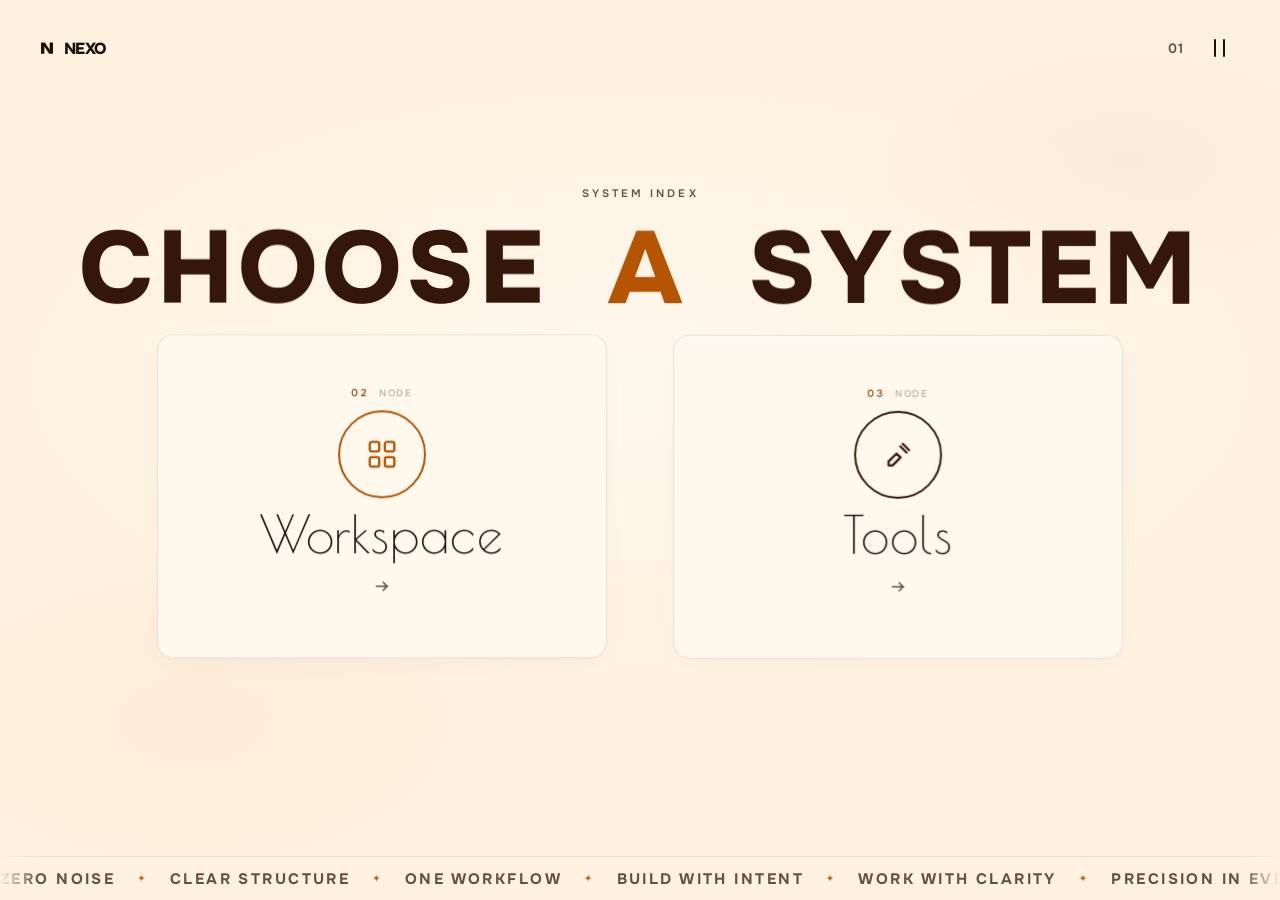
<file: nexo-hero/index.html>
<!DOCTYPE html>
<html lang="en">
<head>
  <meta charset="UTF-8" />
  <meta name="viewport" content="width=device-width, initial-scale=1" />
  <title>NEXO — Choose a system</title>
  <meta name="description" content="NEXO workspace and tools in one place. Choose Workspace or Tools to continue — built for focused work." />
  <meta name="theme-color" content="#FFF2E0" />
  <link rel="icon" href="favicon.svg" type="image/svg+xml" />
  <link rel="apple-touch-icon" href="og.png" />
  <meta property="og:type" content="website" />
  <meta property="og:title" content="NEXO — Choose a system" />
  <meta property="og:description" content="Pick Workspace or Tools to continue. One calm system for projects and controls." />
  <meta property="og:image" content="og.png" />
  <meta property="og:image:width" content="1200" />
  <meta property="og:image:height" content="630" />
  <meta name="twitter:card" content="summary_large_image" />
  <meta name="twitter:title" content="NEXO — Choose a system" />
  <meta name="twitter:description" content="Pick Workspace or Tools to continue. One calm system for projects and controls." />
  <meta name="twitter:image" content="og.png" />
  <link rel="preconnect" href="https://fonts.googleapis.com" />
  <link rel="preconnect" href="https://fonts.gstatic.com" crossorigin />
  <link href="https://fonts.googleapis.com/css2?family=Inter:wght@500;600;700&family=Onest:wght@500;700;800&family=Poiret+One&display=swap" rel="stylesheet" />
  <link rel="stylesheet" href="nexo-menu/menu.css" />
  <link rel="stylesheet" href="nexo-wipe/wipe.css" />
  <link rel="stylesheet" href="nexo-login/login.css" />
  <link rel="stylesheet" href="style.css" />
  <link rel="stylesheet" href="nexo-workspace/workspace.css" />
  <link rel="stylesheet" href="nexo-tools/tools.css" />
  <link rel="stylesheet" href="vendor/lenis.css" />
  <link rel="stylesheet" href="nexo-scroll.css" />
  <link rel="stylesheet" href="nexo-butter.css" />
  <script>
    /* Early session restore flag — runs before first paint to avoid hero flash */
    (function () {
      try {
        var s = sessionStorage.getItem("nexo_active_system");
        if (s === "workspace" || s === "tools") {
          document.documentElement.classList.add("nexo-will-restore");
        }
      } catch (e) {}
    })();
  </script>
  <style>
    /* Hold a neutral cream screen while session restores — no hero flash */
    html.nexo-will-restore body.is-booting .nav,
    html.nexo-will-restore body.is-booting .hero__eyebrow,
    html.nexo-will-restore body.is-booting .hero__title,
    html.nexo-will-restore body.is-booting .chooser-cards,
    html.nexo-will-restore body.is-booting .page-marquee,
    html.nexo-will-restore body.is-booting .hero,
    html.nexo-will-restore body.is-booting .motion-lines {
      opacity: 0 !important;
      visibility: hidden !important;
      pointer-events: none !important;
    }
    html.nexo-will-restore body {
      background: #FFF2E0 !important;
    }
    /* Smooth fade-in once the module view is shown */
    html.nexo-will-restore .module-view.is-on {
      animation: nexoRestoreIn 0.28s ease-out both;
    }
    @keyframes nexoRestoreIn {
      from { opacity: 0; }
      to { opacity: 1; }
    }
  </style>
  <noscript>
    <style>
      /* If JS never runs, don't leave the hero permanently hidden — reveal it statically. */
      body.is-booting .nav,
      body.is-booting .hero__eyebrow,
      body.is-booting .hero__title,
      body.is-booting .chooser-cards,
      body.is-booting .page-marquee {
        opacity: 1 !important;
        pointer-events: auto !important;
      }
      body { overflow: auto !important; }
      html.nexo-will-restore body.is-booting .nav,
      html.nexo-will-restore body.is-booting .hero__eyebrow,
      html.nexo-will-restore body.is-booting .hero__title,
      html.nexo-will-restore body.is-booting .chooser-cards,
      html.nexo-will-restore body.is-booting .page-marquee {
        opacity: 1 !important;
        visibility: visible !important;
        pointer-events: auto !important;
      }
    </style>
  </noscript>
</head>
<body class="is-booting">
  <noscript>
    <p class="nexo-noscript">NEXO needs JavaScript to open Workspace and Tools. Enable JavaScript, then reload.</p>
  </noscript>

  <div id="nexoLive" class="sr-only" aria-live="polite" aria-atomic="true"></div>
  <div id="nexoToast" class="nexo-toast" role="status" aria-live="off" aria-atomic="true" hidden>
    <span id="nexoToastIcon" class="nexo-toast__icon" aria-hidden="true"></span>
    <span id="nexoToastText"></span>
    <button id="nexoToastAction" class="nexo-toast__action" type="button" hidden></button>
  </div>
  <div class="motion-lines" aria-hidden="true">
    <span></span><span></span><span></span><span></span>
  </div>

  <div id="nexoWipe" class="nexo-wipe" aria-hidden="true">
    <div class="pt__panel pt__panel--primary" id="nexoWipePrimary">
      <svg class="pt__cap pt__cap--top" viewBox="0 0 100 12" preserveAspectRatio="none" aria-hidden="true">
        <path d="M 0 12 C 30 0 70 0 100 12 Z"></path>
      </svg>
      <svg class="pt__cap pt__cap--bottom" viewBox="0 0 100 12" preserveAspectRatio="none" aria-hidden="true">
        <path d="M 0 0 C 30 12 70 12 100 0 Z"></path>
      </svg>
    </div>
    <div class="pt__panel pt__panel--ink" id="nexoWipeInk">
      <svg class="pt__cap pt__cap--top" viewBox="0 0 100 12" preserveAspectRatio="none" aria-hidden="true">
        <path d="M 0 12 C 30 0 70 0 100 12 Z"></path>
      </svg>
      <svg class="pt__cap pt__cap--bottom" viewBox="0 0 100 12" preserveAspectRatio="none" aria-hidden="true">
        <path d="M 0 0 C 30 12 70 12 100 0 Z"></path>
      </svg>
      <p class="pt__label" id="nexoWipeLabel">Home</p>
    </div>
  </div>


  <nav class="nav" aria-label="Primary">
    <a class="nav__logo interactive" href="#home" aria-label="NEXO home">
      <svg class="nav__mark" viewBox="0 0 24 24" aria-hidden="true">
        <path d="M4 4.5h5.2L15.5 14.2V4.5H20v15h-5.2L8.5 9.8V19.5H4V4.5Z" fill="currentColor"/>
      </svg>
      <span>NEXO</span>
    </a>
    <div class="nav__right">
      <span class="nav__num" aria-hidden="true">01</span>
      <button type="button" class="nav__menu interactive" id="menuBtn" aria-expanded="false" aria-controls="sideMenu" aria-label="Open menu">
        <span class="nav__menu-icon" aria-hidden="true">
          <span class="nav__menu-line nav__menu-line--1"></span>
          <span class="nav__menu-line nav__menu-line--2"></span>
        </span>
      </button>
    </div>
  </nav>

  <div class="menu-overlay" id="menuOverlay" aria-hidden="true">
    <div class="menu-scrim"></div>
  </div>
  <aside class="side-menu" id="sideMenu" role="dialog" aria-modal="true" aria-label="Site menu" aria-hidden="true">
    <div class="side-menu__orange" aria-hidden="true">
      <svg class="side-menu__orange-cap" viewBox="0 0 20 100" preserveAspectRatio="none">
        <path d="M 16 0 C 6 22, 2 48, 6 72 C 9 88, 13 96, 16 100 L 20 100 L 20 0 Z"></path>
      </svg>
      <div class="side-menu__orange-body"></div>
    </div>
    <div class="side-menu__brown">
      <svg class="side-menu__brown-cap" viewBox="0 0 20 100" preserveAspectRatio="none" aria-hidden="true">
        <path d="M 15.2 0 C 5.5 22, 1.8 48, 5.5 72 C 8.5 88, 12.5 96, 15.2 100 L 20 100 L 20 0 Z"></path>
      </svg>
      <div class="side-menu__sheet">
        <div class="side-menu__inner">
          <div class="side-menu__top">
            <span class="side-menu__label">Menu</span>
          </div>
          <ul class="side-menu__nav">
            <li><a href="#home" class="is-active interactive"><span class="side-menu__num">01</span> Home</a></li>
            <li><a href="#workspace" class="interactive"><span class="side-menu__num">02</span> Workspace</a></li>
            <li><a href="#tools" class="interactive"><span class="side-menu__num">03</span> Tools</a></li>
          </ul>
        </div>
      </div>
    </div>
  </aside>

  <main class="hero" id="home">
    <p class="hero__eyebrow" data-reveal>System index</p>
    <h1 class="hero__title" aria-label="CHOOSE A SYSTEM">
      <span class="hero__word" data-split>CHOOSE</span>
      <span class="hero__word accent" data-split>A</span>
      <span class="hero__word" data-split>SYSTEM</span>
    </h1>
    <div class="chooser-cards">
      <a href="#workspace" class="chooser-card workspace" data-system="workspace" aria-label="Continue to Workspace — sign in required" title="Sign in to open Workspace">
        <div class="chooser-card-border" aria-hidden="true"></div>
        <div class="overlay" aria-hidden="true"></div>
        <div class="chooser-card-meta">
          <span class="chooser-card-index">02</span>
          <span class="chooser-card-node">NODE</span>
        </div>
        <div class="circle" aria-hidden="true">
          <span class="icon">
            <svg viewBox="0 0 18 18" fill="none">
              <rect x="2.5" y="2.5" width="5" height="5" rx="1" stroke="currentColor" stroke-width="1.2"/>
              <rect x="10.5" y="2.5" width="5" height="5" rx="1" stroke="currentColor" stroke-width="1.2"/>
              <rect x="2.5" y="10.5" width="5" height="5" rx="1" stroke="currentColor" stroke-width="1.2"/>
              <rect x="10.5" y="10.5" width="5" height="5" rx="1" stroke="currentColor" stroke-width="1.2"/>
            </svg>
          </span>
        </div>
        <h3>Workspace</h3>
        <span class="card-arrow" aria-hidden="true">
          <svg viewBox="0 0 16 16" fill="none">
            <path d="M3 8h10M9 4.5L12.5 8 9 11.5" stroke="currentColor" stroke-width="1.35" stroke-linecap="round" stroke-linejoin="round"/>
          </svg>
        </span>
        <span class="chooser-card-foot">Continue to Workspace</span>
      </a>

      <a href="#tools" class="chooser-card tools" data-system="tools" aria-label="Continue to Tools — sign in required" title="Sign in to open Tools">
        <div class="chooser-card-border" aria-hidden="true"></div>
        <div class="overlay" aria-hidden="true"></div>
        <div class="chooser-card-meta">
          <span class="chooser-card-index">03</span>
          <span class="chooser-card-node">NODE</span>
        </div>
        <div class="circle" aria-hidden="true">
          <span class="icon">
            <svg viewBox="0 0 18 18" fill="none">
              <path d="M11.5 3.2l3.3 3.3M10.2 4.5l3.3 3.3M4 12.5l4.2-4.2 2.1 2.1L6.1 14.6H4v-2.1z" stroke="currentColor" stroke-width="1.2" stroke-linecap="round" stroke-linejoin="round"/>
            </svg>
          </span>
        </div>
        <h3>Tools</h3>
        <span class="card-arrow" aria-hidden="true">
          <svg viewBox="0 0 16 16" fill="none">
            <path d="M3 8h10M9 4.5L12.5 8 9 11.5" stroke="currentColor" stroke-width="1.35" stroke-linecap="round" stroke-linejoin="round"/>
          </svg>
        </span>
        <span class="chooser-card-foot">Continue to Tools</span>
      </a>
    </div>
  </main>

  <div class="ws-login" id="wsLogin" aria-hidden="true">
    <div class="ws-login__split">
      <div class="ws-login__brand" id="wsLoginBrand" aria-hidden="true">
        <div class="ws-login__guides" id="wsLoginGuides">
          <span class="ws-login__guide ws-login__guide--h1"></span>
          <span class="ws-login__guide ws-login__guide--h2"></span>
          <span class="ws-login__guide ws-login__guide--d1"></span>
          <span class="ws-login__guide ws-login__guide--d2"></span>
        </div>
        <div class="ws-login__w-stage" id="wsWStage">
          <span class="ws-login__origin"></span>
          <svg class="ws-login__w-svg" id="wsMarkW" data-mark="w" viewBox="0 0 200 180" fill="none" xmlns="http://www.w3.org/2000/svg" aria-hidden="true">
            <path class="ws-login__w-ghost" d="M18 28 L50 28 L76 130 L100 58 L124 130 L150 28 L182 28 L142 152 L112 152 L100 108 L88 152 L58 152 Z"/>
            <path class="ws-login__w-stroke ws-login__w-stroke--1" d="M18 28 L50 28 L76 130"/>
            <path class="ws-login__w-stroke ws-login__w-stroke--2" d="M76 130 L100 58"/>
            <path class="ws-login__w-stroke ws-login__w-stroke--3" d="M100 58 L124 130"/>
            <path class="ws-login__w-stroke ws-login__w-stroke--4" d="M124 130 L150 28 L182 28"/>
            <path class="ws-login__w-stroke ws-login__w-stroke--5" d="M58 152 L88 152 L100 108 L112 152 L142 152"/>
            <path class="ws-login__w-fill" d="M18 28 L50 28 L76 130 L100 58 L124 130 L150 28 L182 28 L142 152 L112 152 L100 108 L88 152 L58 152 Z"/>
          </svg>
          <svg class="ws-login__w-svg" id="wsMarkT" data-mark="t" viewBox="0 0 200 180" fill="none" xmlns="http://www.w3.org/2000/svg" aria-hidden="true" hidden>
            <path class="ws-login__w-ghost" d="M28 28 L172 28 L172 55 L118 55 L118 152 L82 152 L82 55 L28 55 Z"/>
            <path class="ws-login__w-stroke ws-login__w-stroke--1" d="M28 42 L100 42"/>
            <path class="ws-login__w-stroke ws-login__w-stroke--2" d="M100 42 L172 42"/>
            <path class="ws-login__w-stroke ws-login__w-stroke--3" d="M100 42 L100 152"/>
            <path class="ws-login__w-stroke ws-login__w-stroke--4" d="M100 100 L100 152"/>
            <path class="ws-login__w-stroke ws-login__w-stroke--5" d="M82 152 L118 152"/>
            <path class="ws-login__w-fill" d="M28 28 L172 28 L172 55 L118 55 L118 152 L82 152 L82 55 L28 55 Z"/>
          </svg>
        </div>
        <span class="ws-login__meta-l" id="wsLoginMetaL">NEXO / SYSTEM 02</span>
      </div>
      <div class="ws-login__divider" aria-hidden="true">
        <svg viewBox="0 0 56 1000" preserveAspectRatio="none" xmlns="http://www.w3.org/2000/svg">
          <path d="M30 0 C 22 140, 40 280, 26 420 C 14 560, 42 700, 28 820 C 18 910, 34 960, 30 1000 L 56 1000 L 56 0 Z"/>
        </svg>
      </div>
      <div class="ws-login__panel" role="dialog" aria-modal="true" aria-labelledby="wsLoginTitle">
        <div class="ws-login__panel-inner">
          <button type="button" class="ws-login__back interactive" id="wsLoginBack" aria-label="Back to system selection">
            <span class="ws-login__back-icon" aria-hidden="true">
              <svg viewBox="0 0 24 24" fill="none" stroke="currentColor" stroke-width="1.7" stroke-linecap="round" stroke-linejoin="round">
                <path d="M19 12H5"/><path d="M12 19l-7-7 7-7"/>
              </svg>
            </span>
            <span>Back to systems</span>
          </button>
          <h2 class="ws-login__title" id="wsLoginTitle"><span>Sign in to</span><span id="wsLoginTitleTarget">Workspace</span></h2>
          <p class="ws-login__subtitle" id="wsLoginSubtitle">Use your NEXO credentials to enter this system.</p>
          <p class="ws-login__hint" id="wsLoginHint">Demo access · <strong>admin</strong> / <strong>admin</strong></p>
          <p class="ws-login__error" id="wsLoginError" role="alert" aria-live="assertive"></p>
          <form class="ws-login__form" id="wsLoginForm" action="#" method="post" autocomplete="on" novalidate>
            <div class="ws-login__field">
              <label for="wsUser">Username</label>
              <div class="ws-login__input" id="wsUserWrap">
                <svg class="ws-login__input-icon" viewBox="0 0 24 24" fill="none" stroke="currentColor" stroke-width="1.55" stroke-linecap="round" stroke-linejoin="round" aria-hidden="true">
                  <circle cx="12" cy="8" r="3.25"/>
                  <path d="M5.5 19.5c.9-3.2 3.3-5 6.5-5s5.6 1.8 6.5 5"/>
                </svg>
                <input id="wsUser" name="username" type="text" placeholder="Your username" autocomplete="username" autocapitalize="none" autocorrect="off" spellcheck="false" maxlength="100" required aria-describedby="wsLoginError" />
              </div>
            </div>
            <div class="ws-login__field">
              <label for="wsPass">Password</label>
              <div class="ws-login__input pw-wrap" id="wsPassWrap">
                <svg class="ws-login__input-icon" viewBox="0 0 24 24" fill="none" stroke="currentColor" stroke-width="1.55" stroke-linecap="round" stroke-linejoin="round" aria-hidden="true">
                  <rect x="4" y="10" width="16" height="10" rx="1.5"/>
                  <path d="M8 10V7a4 4 0 0 1 8 0v3"/>
                </svg>
                <input id="wsPass" name="password" type="password" placeholder="Enter your password" autocomplete="current-password" required aria-describedby="wsLoginError" />
                <button type="button" class="ws-login__eye interactive" id="wsPassToggle" aria-label="Show password" aria-pressed="false">
                  <svg viewBox="0 0 24 24" fill="none" stroke="currentColor" stroke-width="1.55" stroke-linecap="round" stroke-linejoin="round" aria-hidden="true">
                    <path d="M1 12s4-7 11-7 11 7 11 7-4 7-11 7-11-7-11-7z"/>
                    <circle cx="12" cy="12" r="3"/>
                  </svg>
                </button>
              </div>
              <div class="ws-login__field-row">
                <button type="button" class="ws-login__forgot interactive" id="wsForgot">Forgot password?</button>
              </div>
            </div>
            <button type="submit" class="ws-login__submit interactive" id="wsLoginSubmit">
              <span class="ws-login__submit-label" id="wsLoginSubmitLabel">Sign in to Workspace</span>
              <span class="ws-login__submit-arrow" aria-hidden="true">
                <svg viewBox="0 0 16 16" fill="none" stroke="currentColor" stroke-width="1.55" stroke-linecap="round" stroke-linejoin="round">
                  <path d="M3 8h10"/><path d="M9 4.5L12.5 8 9 11.5"/>
                </svg>
              </span>
              <span class="ws-login__submit-shine" aria-hidden="true"></span>
            </button>
          </form>
        </div>
        <span class="ws-login__meta-r">SECURE ACCESS · 2026</span>
      </div>
    </div>
  </div>
  <div class="carrot-rain" id="carrotRain" aria-hidden="true"></div>

  <!-- ===== WORKSPACE (original NEXO phase-2 chrome) ===== -->
    <section class="module-view" id="view-workspace" hidden aria-hidden="true">
<aside class="nexo-rail" id="nexoRail" aria-label="Quick navigation">
    <span class="nexo-rail__thumb" id="nexoRailThumb" aria-hidden="true"></span>
    <span class="nexo-rail__edge" id="nexoRailEdge" aria-hidden="true"></span>
    <button type="button" class="nexo-rail__logo" id="nexoRailHome" data-tip="Home" title="Home">W</button>
    <div class="nexo-rail__mid">
<button type="button" class="nexo-rail__btn is-active" data-page="dashboard" data-tip="Dashboard" aria-label="Dashboard">
      <svg viewBox="0 0 20 20" fill="none" aria-hidden="true"><rect x="3" y="3" width="6" height="6" rx="1.2" stroke="currentColor" stroke-width="1.5"/><rect x="11" y="3" width="6" height="6" rx="1.2" stroke="currentColor" stroke-width="1.5"/><rect x="3" y="11" width="6" height="6" rx="1.2" stroke="currentColor" stroke-width="1.5"/><rect x="11" y="11" width="6" height="6" rx="1.2" stroke="currentColor" stroke-width="1.5"/></svg>
    </button>
    <button type="button" class="nexo-rail__btn" data-page="new" data-tip="New" aria-label="New">
      <svg viewBox="0 0 20 20" fill="none" stroke="currentColor" stroke-width="1.5" aria-hidden="true"><path d="M10 4v12M4 10h12" stroke-linecap="round"/></svg>
    </button>
    <button type="button" class="nexo-rail__btn" data-page="search" data-tip="Search" aria-label="Search">
      <svg viewBox="0 0 20 20" fill="none" stroke="currentColor" stroke-width="1.5" aria-hidden="true"><circle cx="9" cy="9" r="5.5"/><path d="M13.5 13.5L17 17" stroke-linecap="round"/></svg>
    </button>
    <button type="button" class="nexo-rail__btn" data-page="all" data-tip="History" aria-label="History">
      <svg viewBox="0 0 20 20" fill="none" stroke="currentColor" stroke-width="1.5" aria-hidden="true"><path d="M4 5h12M4 10h12M4 15h8" stroke-linecap="round"/></svg>
    </button>
    <button type="button" class="nexo-rail__btn" data-page="trash" data-tip="Trash" aria-label="Trash">
      <svg viewBox="0 0 20 20" fill="none" stroke="currentColor" stroke-width="1.5" aria-hidden="true"><path d="M5 6h10l-.8 10.2A1 1 0 0113.2 17H6.8a1 1 0 01-1-.8L5 6zM8 6V4.5A1.5 1.5 0 019.5 3h1A1.5 1.5 0 0112 4.5V6M3.5 6h13" stroke-linecap="round" stroke-linejoin="round"/></svg>
    </button>
    <button type="button" class="nexo-rail__btn" data-page="parties" data-tip="Parties" aria-label="Parties">
      <svg viewBox="0 0 20 20" fill="none" stroke="currentColor" stroke-width="1.5" aria-hidden="true"><circle cx="10" cy="7" r="2.5"/><path d="M4.5 16c0-2.5 2.5-4 5.5-4s5.5 1.5 5.5 4" stroke-linecap="round"/></svg>
    </button>
    <button type="button" class="nexo-rail__btn" data-page="ledger" data-tip="Ledger" aria-label="Ledger">
      <svg viewBox="0 0 20 20" fill="none" stroke="currentColor" stroke-width="1.5" aria-hidden="true"><rect x="4" y="3" width="12" height="14" rx="1.5"/><path d="M7 7h6M7 10h6M7 13h4" stroke-linecap="round"/></svg>
    </button>
    <button type="button" class="nexo-rail__btn" data-page="banks" data-tip="Banks" aria-label="Banks">
      <svg viewBox="0 0 20 20" fill="none" stroke="currentColor" stroke-width="1.5" aria-hidden="true"><path d="M3 8l7-4 7 4M4 8v7h12V8M2 16h16" stroke-linecap="round" stroke-linejoin="round"/></svg>
    </button>
    </div>
    <div class="nexo-rail__foot">
    <button type="button" class="nexo-rail__btn" data-page="settings" data-tip="Settings" aria-label="Settings">
      <svg viewBox="0 0 20 20" fill="none" stroke="currentColor" stroke-width="1.5" aria-hidden="true"><circle cx="10" cy="10" r="2.5"/><path d="M10 3.5v2M10 14.5v2M3.5 10h2M14.5 10h2M5.4 5.4l1.4 1.4M13.2 13.2l1.4 1.4M5.4 14.6l1.4-1.4M13.2 6.8l1.4-1.4" stroke-linecap="round"/></svg>
    </button>
    <button type="button" class="nexo-rail__btn rail-admin-only" data-page="admin" data-tip="Admin" aria-label="Admin">
      <svg viewBox="0 0 20 20" fill="none" stroke="currentColor" stroke-width="1.5" aria-hidden="true"><path d="M10 2.5l1.8 3.6 4 .6-2.9 2.8.7 4L10 11.8 6.4 13.5l.7-4L4.2 6.7l4-.6L10 2.5z" stroke-linejoin="round"/></svg>
    </button>
    </div>
  </aside>

<header class="nexo-shell" id="nexoShell" role="banner">
    <div class="nexo-shell__left">
      <button type="button" class="nexo-shell__rail-btn" id="nexoShellRailBtn" aria-label="Toggle sidebar" data-tip="Sidebar">
        <svg viewBox="0 0 24 24" fill="none" stroke="currentColor" stroke-width="1.8" stroke-linecap="round" aria-hidden="true">
          <rect x="3" y="4" width="18" height="16" rx="2"/>
          <path d="M9 4v16"/>
        </svg>
      </button>
      <span class="nexo-shell__app">Workspace</span>
    </div>
    <div class="nexo-shell__right">
      <button type="button" class="nexo-shell__btn nexo-shell__btn--icon" id="nexoShellBackup" aria-label="Backup" data-tip="Backup">
        <svg viewBox="0 0 16 16" fill="none" aria-hidden="true"><path d="M8 2.5v8M5 7.5l3 3 3-3M3 12.5h10" stroke="currentColor" stroke-width="1.4" stroke-linecap="round" stroke-linejoin="round"/></svg>
      </button>
      <button type="button" class="nexo-shell__btn nexo-shell__btn--icon" id="nexoShellRestore" aria-label="Restore" data-tip="Restore">
        <svg viewBox="0 0 16 16" fill="none" aria-hidden="true"><path d="M8 13.5v-8M5 8.5l3-3 3 3M3 3.5h10" stroke="currentColor" stroke-width="1.4" stroke-linecap="round" stroke-linejoin="round"/></svg>
      </button>
      <button type="button" class="nexo-shell__btn nexo-shell__btn--exit" id="nexoShellExit" aria-label="Exit">
        <svg viewBox="0 0 16 16" fill="none" aria-hidden="true"><path d="M6 3.5L2.5 8 6 12.5M2.5 8H13.5" stroke="currentColor" stroke-width="1.4" stroke-linecap="round" stroke-linejoin="round"/></svg>
        <span class="label">Exit</span>
      </button>
    </div>
  </header>

  <div class="topbar">
    <div class="topbar-actions">
      <div class="nexo-search nexo-search--top topbar-search">
        <svg viewBox="0 0 24 24" fill="none" stroke="currentColor" stroke-width="2" stroke-linecap="round" stroke-linejoin="round" aria-hidden="true"><circle cx="11" cy="11" r="7"/><line x1="21" y1="21" x2="16.65" y2="16.65"/></svg>
        <input id="topSearchInput" type="text" placeholder="Search party, slip no..." autocomplete="off" />
        <kbd>/</kbd>
      </div>
    </div>
    <div class="topbar-center">
      <h1 class="topbar-page-title" id="topbarTitle">DASHBOARD</h1>
      <p class="topbar-page-meta" id="topbarMeta"></p>
    </div>
    <div class="topbar-end">
      <button type="button" class="btn" data-page="search" id="topbarFindBtn">Find</button>
      <button type="button" class="btn primary" data-page="new" id="topbarNewBtn">+ New Slip</button>
      <button type="button" class="btn" id="topbarBlankBtn" title="Start a blank new slip" hidden>+ Blank</button>
      <button type="button" class="btn primary" id="topbarSaveBtn" title="Save (Ctrl+Enter)" hidden>Save</button>
      <span class="search-result-pill" id="topbarSearchMeta" hidden>0 results</span>
      <button type="button" class="btn primary" id="topbarSearchBtn" title="Run search" hidden>Search</button>
      <span class="search-result-pill" id="topbarHistoryMeta" hidden>0 slips</span>
      <button type="button" class="btn" id="topbarHistoryRefresh" title="Reload list" hidden>Refresh</button>
      <button type="button" class="btn" id="topbarHistoryPrint" title="Print full register" hidden>Print</button>
      <span class="nexo-del-slot nexo-del-slot--md"><button type="button" class="nexo-del nexo-del--md" id="topbarHistoryDelete" data-label="Delete" title="Move selected to Deleted" aria-label="Delete selected" hidden><span class="nexo-del__gfx" aria-hidden="true"><svg class="nexo-del__lid" viewBox="0 0 448 512" focusable="false"><path d="M135.2 17.7L128 32H32C14.3 32 0 46.3 0 64S14.3 96 32 96H416c17.7 0 32-14.3 32-32s-14.3-32-32-32H320l-7.2-14.3C307.4 6.8 296.3 0 284.2 0H163.8c-12.1 0-23.2 6.8-28.6 17.7z"/></svg><svg class="nexo-del__can" viewBox="0 0 448 512" focusable="false"><path d="M416 128H32L53.2 467c1.6 25.3 22.6 45 47.9 45H346.9c25.3 0 46.3-19.7 47.9-45L416 128z"/></svg></span></button></span>
      <span class="search-result-pill" id="topbarTrashMeta" hidden>0 slips</span>
      <button type="button" class="btn" id="topbarTrashRefresh" title="Reload list" hidden>Refresh</button>
      <button type="button" class="btn" id="topbarTrashPrint" title="Print deleted register" hidden>Print</button>
      <button type="button" class="btn primary" id="topbarTrashRestore" title="Restore selected slips" hidden>Restore selected</button>
      <span class="nexo-del-slot nexo-del-slot--md"><button type="button" class="nexo-del nexo-del--md" id="topbarTrashDestroy" data-label="Delete" title="Permanently delete selected" aria-label="Permanently delete selected" hidden><span class="nexo-del__gfx" aria-hidden="true"><svg class="nexo-del__lid" viewBox="0 0 448 512" focusable="false"><path d="M135.2 17.7L128 32H32C14.3 32 0 46.3 0 64S14.3 96 32 96H416c17.7 0 32-14.3 32-32s-14.3-32-32-32H320l-7.2-14.3C307.4 6.8 296.3 0 284.2 0H163.8c-12.1 0-23.2 6.8-28.6 17.7z"/></svg><svg class="nexo-del__can" viewBox="0 0 448 512" focusable="false"><path d="M416 128H32L53.2 467c1.6 25.3 22.6 45 47.9 45H346.9c25.3 0 46.3-19.7 47.9-45L416 128z"/></svg></span></button></span>
      <span class="search-result-pill" id="topbarPartiesMeta" hidden>0 parties</span>
      <span class="search-result-pill" id="topbarBanksMeta" hidden>0 banks</span>
      <span class="search-result-pill" id="topbarLedgerMeta" hidden>Select party</span>
      <button type="button" class="btn" id="topbarLedgerReset" title="Clear filters" hidden>Reset</button>
      <button type="button" class="btn" id="topbarLedgerPrint" title="Print ledger" hidden>Print</button>
      <button type="button" class="btn" id="topbarLedgerExport" title="Export to CSV" hidden>Export CSV</button>
      <span class="search-result-pill" id="topbarSettingsMeta" hidden>Settings</span>
      <span class="search-result-pill" id="topbarAdminMeta" hidden>0 users</span>
    </div>
  </div>

  <input type="file" id="nexoRestoreFile" accept=".json,application/json" hidden />

  <div class="ws-stage" aria-label="Workspace">
    <div class="ws-stage-body">
    <div class="ws-stage__scroll">
    <section class="ws-page is-active" id="ws-page-dashboard" data-ws-page="dashboard">
      <div class="dash-cards" role="list">
        <article class="stat-card kpi-card" data-page="all" role="listitem" tabindex="0">
          <div class="pulse-ambient" aria-hidden="true"></div>
          <div class="stat-card-top">
            <div class="stat-icon icon-badge stat-icon-a" aria-hidden="true">
              <svg viewBox="0 0 24 24" fill="none" stroke="currentColor" stroke-width="1.75" stroke-linecap="round" stroke-linejoin="round"><path d="M9 3h6a2 2 0 0 1 2 2v14l-2.5-1.5L12 19l-2.5-1.5L7 19V5a2 2 0 0 1 2-2z"/><line x1="9" y1="8" x2="15" y2="8"/><line x1="9" y1="12" x2="15" y2="12"/></svg>
            </div>
            <span class="status-capsule stat-trend flat" id="dCountTrend" aria-hidden="true"></span>
          </div>
          <div class="stat-card-body">
            <p class="stat-label">Total slips</p>
            <div class="stat-value-row">
              <span class="stat-value" id="dCount">0</span>
              <span class="stat-sub" id="dCountMeta">0 records · All time</span>
            </div>
          </div>
          <div class="stat-card-footer">
            <span class="stat-foot-meta">ALL TIME</span>
            <span class="stat-card-hint action-link">HISTORY <svg viewBox="0 0 24 24" width="14" height="14" fill="none" stroke="currentColor" stroke-width="2.5" aria-hidden="true"><path d="M14 5l7 7m0 0l-7 7m7-7H3" stroke-linecap="round" stroke-linejoin="round"/></svg></span>
          </div>
        </article>
        <article class="stat-card kpi-card" data-page="all" role="listitem" tabindex="0">
          <div class="pulse-ambient" aria-hidden="true"></div>
          <div class="stat-card-top">
            <div class="stat-icon icon-badge stat-icon-b" aria-hidden="true">
              <svg viewBox="0 0 24 24" fill="none" stroke="currentColor" stroke-width="1.75" stroke-linecap="round" stroke-linejoin="round"><rect x="2" y="6" width="20" height="13" rx="2"/><path d="M2 10h20"/><circle cx="17" cy="14.5" r="1.6"/></svg>
            </div>
            <span class="status-capsule stat-trend up" id="dAmountTrend" aria-hidden="true"></span>
          </div>
          <div class="stat-card-body">
            <p class="stat-label">Total amount</p>
            <div class="stat-value-row">
              <span class="stat-value" id="dAmount">0.00</span>
              <span class="stat-sub" id="dAmountMeta">All time</span>
            </div>
          </div>
          <div class="stat-card-footer">
            <span class="stat-foot-meta">ALL TIME</span>
            <span class="stat-card-hint action-link">HISTORY <svg viewBox="0 0 24 24" width="14" height="14" fill="none" stroke="currentColor" stroke-width="2.5" aria-hidden="true"><path d="M14 5l7 7m0 0l-7 7m7-7H3" stroke-linecap="round" stroke-linejoin="round"/></svg></span>
          </div>
        </article>
        <article class="stat-card kpi-card" data-page="search" data-today="1" role="listitem" tabindex="0">
          <div class="pulse-ambient" aria-hidden="true"></div>
          <div class="stat-card-top">
            <div class="stat-icon icon-badge stat-icon-c" aria-hidden="true">
              <svg viewBox="0 0 24 24" fill="none" stroke="currentColor" stroke-width="1.75" stroke-linecap="round" stroke-linejoin="round"><rect x="3" y="4" width="18" height="17" rx="2"/><line x1="3" y1="9" x2="21" y2="9"/><line x1="8" y1="2" x2="8" y2="6"/><line x1="16" y1="2" x2="16" y2="6"/><circle cx="12" cy="14.5" r="1.8" fill="currentColor" stroke="none"/></svg>
            </div>
            <span class="status-capsule stat-trend flat" id="dTodayTrend" aria-hidden="true"></span>
          </div>
          <div class="stat-card-body">
            <p class="stat-label">Today</p>
            <div class="stat-value-row">
              <span class="stat-value" id="dToday">0</span>
              <span class="stat-sub" id="dTodayMeta">0.00 today</span>
            </div>
          </div>
          <div class="stat-card-footer">
            <span class="stat-foot-meta">TODAY</span>
            <span class="stat-card-hint action-link">FILTER <svg viewBox="0 0 24 24" width="14" height="14" fill="none" stroke="currentColor" stroke-width="2.5" aria-hidden="true"><path d="M14 5l7 7m0 0l-7 7m7-7H3" stroke-linecap="round" stroke-linejoin="round"/></svg></span>
          </div>
        </article>
        <article class="stat-card kpi-card" data-page="search" data-month="1" role="listitem" tabindex="0">
          <div class="pulse-ambient" aria-hidden="true"></div>
          <div class="stat-card-top">
            <div class="stat-icon icon-badge stat-icon-d" aria-hidden="true">
              <svg viewBox="0 0 24 24" fill="none" stroke="currentColor" stroke-width="1.75" stroke-linecap="round" stroke-linejoin="round"><path d="M12 2l2.5 6.5L21 9l-5 4.5L17.5 21 12 17l-5.5 4L8 13.5 3 9l6.5-.5z"/></svg>
            </div>
            <span class="status-capsule stat-trend flat" id="dMonthTrend" aria-hidden="true"></span>
          </div>
          <div class="stat-card-body">
            <p class="stat-label">This month</p>
            <div class="stat-value-row">
              <span class="stat-value" id="dMonth">0</span>
              <span class="stat-sub" id="dMonthMeta">0.00 this month</span>
            </div>
          </div>
          <div class="stat-card-footer">
            <span class="stat-foot-meta">THIS MONTH</span>
            <span class="stat-card-hint action-link">REPORT <svg viewBox="0 0 24 24" width="14" height="14" fill="none" stroke="currentColor" stroke-width="2.5" aria-hidden="true"><path d="M14 5l7 7m0 0l-7 7m7-7H3" stroke-linecap="round" stroke-linejoin="round"/></svg></span>
          </div>
        </article>
      </div>

      <div class="dash-charts" aria-label="Dashboard charts">
        <article class="chart-panel chart-panel--analytics">
          <header class="chart-panel__head">
            <div class="chart-panel__title-row">
              <span class="chart-panel__icon" aria-hidden="true">
                <svg viewBox="0 0 24 24" fill="none" stroke="currentColor" stroke-width="1.75" stroke-linecap="round" stroke-linejoin="round"><path d="M3 17l5-6 4 4 6-9 3 3"/><path d="M14 6h5v5"/></svg>
              </span>
              <div>
                <h3 class="chart-panel__title">Money flow</h3>
                <p class="chart-panel__sub">Monthly totals by amount</p>
              </div>
            </div>
            <div class="chart-panel__head-right">
              <div class="chart-panel__legend">
                <span class="chart-legend chart-legend--expense"><i></i> Total</span>
                <span class="chart-legend chart-legend--income"><i></i> Peak month</span>
              </div>
              <div class="flow-year-controls" role="group" aria-label="Chart year">
                <button type="button" class="btn-small flow-year-btn" id="flowYearPrev" title="Previous year" aria-label="Previous year">‹</button>
                <span class="panel-year" id="flowYear">2026</span>
                <button type="button" class="btn-small flow-year-btn" id="flowYearNext" title="Next year" aria-label="Next year">›</button>
              </div>
            </div>
          </header>
          <div class="chart-line mf-chartjs" id="flowChart" role="img" aria-label="Money flow income and expenses"><canvas id="flowChartCanvas"></canvas></div>
          <div class="flow-year-sum">Year total · <strong id="flowYearTotal">—</strong></div>
        </article>

        <article class="chart-panel chart-panel--report">
          <header class="chart-panel__head">
            <div class="chart-panel__title-row">
              <span class="chart-panel__icon" aria-hidden="true">
                <svg viewBox="0 0 24 24" fill="none" stroke="currentColor" stroke-width="1.75" stroke-linecap="round" stroke-linejoin="round"><rect x="3" y="3" width="7" height="7" rx="1.5"/><rect x="14" y="3" width="7" height="7" rx="1.5"/><rect x="3" y="14" width="7" height="7" rx="1.5"/><rect x="14" y="14" width="7" height="7" rx="1.5"/></svg>
              </span>
              <div>
                <h3 class="chart-panel__title">Bank distribution</h3>
                <p class="chart-panel__sub">Top banks by amount</p>
              </div>
            </div>
          </header>
          <div class="tx-report" id="bankReport" role="img" aria-label="Bank distribution by share"></div>
        </article>
      </div>

      <section class="dash-tx-panel" aria-label="Recent transactions">
        <header class="dash-tx-panel__head">
          <div>
            <h3 class="dash-tx-panel__title">Recent transactions</h3>
          </div>
          <button type="button" class="btn-small dash-tx-viewall" data-page="all" id="dashTxViewAll">View all</button>
        </header>
        <div class="dash-tx-table" id="dashTransactions" role="table" aria-label="Recent transactions list"></div>
      </section>
    </section>

        <section class="ws-page" hidden id="ws-page-new" data-ws-page="new">

      <div class="panel new-slip-panel">
        <header class="new-slip-head">
          <div class="session-bar" id="sessionBar" aria-live="polite">
            <div class="session-bar-left">
              <span class="session-stats">This session: <strong id="sessionCount">0</strong> slip(s) · <strong id="sessionTotal">0.00</strong> · last <strong id="sessionLastSr">—</strong></span>
              <button type="button" class="btn session-undo-btn" id="undoLastSaveBtn" hidden>Undo last save</button>
            </div>
          </div>
          <h2 class="new-slip-title">Enter transaction details</h2>
          <p class="new-slip-keys" id="newSlipKeys">Ctrl+Enter save · Ctrl+Z last route · F2 duplicate · F3 blank</p>
        </header>

        <div class="grid new-slip-grid">
          <!-- Row 1: Date + Serial -->
          <div class="field">
            <label for="slipDate">Slip date <span class="req-star" title="Required">*</span></label>
            <input id="slipDate" type="date" aria-required="true" aria-describedby="err-slipDate" />
            <div class="field-msg" id="err-slipDate" role="alert"></div>
          </div>

          <div class="field serial-voucher-field">
            <div class="slipno-row serial-voucher-row">
              <div class="sr-label-cell">
                <label for="serialNo">SR / Serial no. <span class="req-star" title="Required">*</span></label>
                <div class="sr-edit-status" id="srEditStatus" hidden>
                  <span id="newEditBannerText">Editing</span>
                  <button type="button" class="sr-edit-cancel" id="newEditCancelBtn">Cancel</button>
                </div>
              </div>
              <div class="serial-input-wrap">
                <input id="serialNo" aria-required="true" aria-describedby="err-serialNo srEditStatus" placeholder="e.g. 1" autocomplete="off" title="Type SR and press Enter to open. Use Up/Down to browse saved slips." />
                <div class="sr-stepper" title="Step serial number">
                  <button type="button" class="sr-step" id="srNextBtn" aria-label="Increase serial number">
                    <svg viewBox="0 0 12 8" width="12" height="8" aria-hidden="true"><path d="M1 6.5L6 1.5L11 6.5" fill="none" stroke="currentColor" stroke-width="1.6" stroke-linecap="round" stroke-linejoin="round"/></svg>
                  </button>
                  <button type="button" class="sr-step" id="srPrevBtn" aria-label="Decrease serial number">
                    <svg viewBox="0 0 12 8" width="12" height="8" aria-hidden="true"><path d="M1 1.5L6 6.5L11 1.5" fill="none" stroke="currentColor" stroke-width="1.6" stroke-linecap="round" stroke-linejoin="round"/></svg>
                  </button>
                </div>
              </div>
              <div class="sr-btn-group">
                <button type="button" class="btn-small sr-auto-btn" id="suggestSlipNoBtn" title="Fill next serial">Auto</button>
                <button type="button" class="btn-small sr-new-btn" id="srNewBtnInline" title="Blank new slip">+ New</button>
                <label class="btn-small sr-upload-btn" for="slipAttachFile" title="Upload slip screenshot from PC">
                  <svg viewBox="0 0 24 24" width="12" height="12" fill="none" stroke="currentColor" stroke-width="2" stroke-linecap="round" stroke-linejoin="round" aria-hidden="true"><path d="M21.44 11.05l-9.19 9.19a6 6 0 0 1-8.49-8.49l9.19-9.19a4 4 0 0 1 5.66 5.66l-9.2 9.19a2 2 0 0 1-2.83-2.83l8.49-8.48"/></svg>
                  Upload
                </label>
                <input type="file" id="slipAttachFile" accept="image/*" multiple hidden />
              </div>
            </div>
            <div class="field-msg" id="err-serialNo" role="alert"></div>
            <ul class="slip-attach__list sr-attach-list" id="slipAttachList" aria-live="polite"></ul>
          </div>

          <!-- Row 2: From / To with swap -->
          <div class="field">
            <div class="field-label-row">
              <label for="fromParty">From person / party <span class="req-star" title="Required">*</span></label>
              <span class="last-route-row" id="lastRouteRow" hidden>
                <button type="button" class="last-route-chip" id="lastRouteChip" title="Fill last From → To (Ctrl+Z)">Last route</button>
              </span>
            </div>
            <div class="party-from-row">
              <button type="button" class="swap-btn" id="swapPartiesBtn" title="Swap From and To" aria-label="Swap parties">
                <svg viewBox="0 0 24 24" width="16" height="16" fill="none" stroke="currentColor" stroke-width="2" stroke-linecap="round" stroke-linejoin="round" aria-hidden="true"><path d="M7 16V4"/><path d="M3 8l4-4 4 4"/><path d="M17 8v12"/><path d="M13 16l4 4 4-4"/></svg>
              </button>
              <div class="party-pair-input autocomplete" style="flex:1;min-width:0;position:relative">
                <input id="fromParty" autocomplete="off" placeholder="Type or select party" aria-required="true" aria-describedby="err-fromParty" />
                <div class="suggestions" id="fromSuggest"></div>
                <div class="field-msg" id="err-fromParty" role="alert"></div>
              </div>
            </div>
          </div>

          <div class="field">
            <div class="field-label-row">
              <label for="toParty">To person / party <span class="req-star" title="Required">*</span></label>
            </div>
            <div class="party-pair-input autocomplete" style="position:relative">
              <input id="toParty" autocomplete="off" placeholder="Type or select party" aria-required="true" aria-describedby="err-toParty" />
              <div class="suggestions" id="toSuggest"></div>
              <div class="field-msg" id="err-toParty" role="alert"></div>
            </div>
          </div>

          <!-- Status notes under From/To — zero layout shift (overlay style like field errors) -->
          <div class="new-slip-fullrow form-status-slot" aria-live="polite">
            <div class="same-party-warn" id="samePartyWarn" hidden role="status">From and To are the same party — check before saving.</div>
          </div>

<!-- Row 3: Amount + Bank -->
          <div class="field amount-field">
            <label for="amount">Amount <span class="req-star" title="Required">*</span></label>
            <input id="amount" inputmode="decimal" placeholder="0.00" aria-required="true" aria-describedby="err-amount amountWords" />
            <div class="amount-words" id="amountWords" hidden aria-live="polite"></div>
            <div class="field-msg" id="err-amount" role="alert"></div>
          </div>

          <div class="field autocomplete">
            <label for="bank">Bank <span class="req-star" title="Required">*</span></label>
            <input id="bank" autocomplete="off" placeholder="Select or type bank" aria-required="true" aria-describedby="err-bank" />
            <div class="suggestions" id="bankSuggest"></div>
            <div class="field-msg" id="err-bank" role="alert"></div>
          </div>

          <!-- Row 4: Slip no + Remarks -->
          <div class="field">
            <label for="slipNo">Slip no. <span class="optional-tag">optional</span></label>
            <input id="slipNo" placeholder="Any reference / voucher number" aria-describedby="err-slipNo" />
            <div class="field-msg" id="err-slipNo" role="alert"></div>
          </div>

          <div class="field autocomplete">
            <label for="remarks">Remarks <span class="optional-tag">optional</span></label>
            <input id="remarks" placeholder="Optional note" autocomplete="off" />
            <div class="suggestions" id="remarksSuggest"></div>
          </div>
        </div>

        <div id="softWarn" class="soft-warn" hidden role="status"></div>
        <div class="actions new-slip-actions">
          <button class="btn primary new-slip-save" id="saveSlip" type="button" title="Ctrl+Enter">
            <svg viewBox="0 0 24 24" width="16" height="16" fill="none" stroke="currentColor" stroke-width="2.2" stroke-linecap="round" stroke-linejoin="round" aria-hidden="true"><path d="M20 6 9 17l-5-5"/></svg>
            <span class="label">Save slip</span>
          </button>
          <button class="btn" id="saveAndPrintBtn" type="button">
            <svg viewBox="0 0 24 24" width="15" height="15" fill="none" stroke="currentColor" stroke-width="1.8" stroke-linecap="round" stroke-linejoin="round" aria-hidden="true"><path d="M6 9V2h12v7"/><path d="M6 18H4a2 2 0 0 1-2-2v-5a2 2 0 0 1 2-2h16a2 2 0 0 1 2 2v5a2 2 0 0 1-2 2h-2"/><path d="M6 14h12v8H6z"/></svg>
            <span class="label">Save & print</span>
          </button>
          <button class="btn" id="duplicateLastBtn" type="button" title="Copy From, To, Bank, Remarks from last saved slip. New serial. Date &amp; amount stay as on form.">
            <svg viewBox="0 0 24 24" width="15" height="15" fill="none" stroke="currentColor" stroke-width="1.8" stroke-linecap="round" stroke-linejoin="round" aria-hidden="true"><rect x="9" y="9" width="13" height="13" rx="2"/><path d="M5 15H4a2 2 0 0 1-2-2V4a2 2 0 0 1 2-2h9a2 2 0 0 1 2 2v1"/></svg>
            <span class="label">Duplicate last</span>
          </button>
          <button class="btn" id="clearForm" type="button">
            <svg viewBox="0 0 24 24" width="15" height="15" fill="none" stroke="currentColor" stroke-width="1.8" stroke-linecap="round" stroke-linejoin="round" aria-hidden="true"><path d="M18 6 6 18"/><path d="m6 6 12 12"/></svg>
            <span class="label">Clear</span>
          </button>

          <div class="dup-warn-strip" id="dupWarnStrip" hidden role="status">
            <svg class="dup-warn-strip__icon" viewBox="0 0 24 24" width="16" height="16" fill="none" stroke="currentColor" stroke-width="2" stroke-linecap="round" stroke-linejoin="round" aria-hidden="true"><path d="M10.29 3.86 1.82 18a2 2 0 0 0 1.71 3h16.94a2 2 0 0 0 1.71-3L13.71 3.86a2 2 0 0 0-3.42 0Z"/><path d="M12 9v4"/><path d="M12 17h.01"/></svg>
            <div class="dup-warn-strip__text" id="dupWarnText"></div>
            <div class="dup-warn-strip__actions">
              <button type="button" class="btn" id="dupWarnOpen">Open</button>
              <button type="button" class="btn" id="dupWarnDismiss">Dismiss</button>
            </div>
          </div>
        </div>
      </div>
    </section>

    <section class="ws-page" hidden id="ws-page-search" data-ws-page="search">
      <div class="panel search-panel nexo-page-panel">
        <div class="search-date-chips cir-tabs" id="searchDateChips" role="group" aria-label="Range">
          <button type="button" class="chip cir-tabs__t" data-range="today" aria-pressed="false">Today</button>
          <button type="button" class="chip cir-tabs__t" data-range="week" aria-pressed="false">This week</button>
          <button type="button" class="chip cir-tabs__t" data-range="month" aria-pressed="false">This month</button>
          <button type="button" class="chip cir-tabs__t" data-range="30" aria-pressed="false">Last 30 days</button>
          <button type="button" class="chip cir-tabs__t" data-range="all" aria-pressed="false">All dates</button>
        </div>
        <div class="search-filters">
          <div class="field"><label for="sFromDate">From date</label><input id="sFromDate" type="date" /></div>
          <div class="field"><label for="sToDate">To date</label><input id="sToDate" type="date" /></div>
          <div class="field autocomplete">
            <label for="sParty">Party</label>
            <input id="sParty" autocomplete="off" placeholder="Name contains…" />
            <div class="suggestions" id="sPartySuggest" hidden></div>
          </div>
          <div class="field">
            <label for="sPartySide">Party side</label>
            <select id="sPartySide" data-list-only>
              <option value="either">EITHER (FROM OR TO)</option>
              <option value="from">FROM ONLY</option>
              <option value="to">TO ONLY</option>
            </select>
          </div>
          <div class="field"><label for="sBank">Bank</label><select id="sBank" data-clear-on-open><option value="">ALL BANKS</option></select></div>
          <div class="field"><label for="sAmountMin">Min amount</label><input id="sAmountMin" inputmode="decimal" placeholder="e.g. 1000" /></div>
          <div class="field"><label for="sAmountMax">Max amount</label><input id="sAmountMax" inputmode="decimal" placeholder="e.g. 500000" /></div>
          <div class="field"><label for="sSlip">Slip no. / SR</label><input id="sSlip" placeholder="e.g. 12" /></div>
        </div>
        <div class="search-actions">
          <button class="btn primary" id="doSearch" type="button">Search</button>
          <button class="btn" id="clearSearch" type="button">Clear</button>
          <span class="nexo-del-slot nexo-del-slot--md"><button class="nexo-del nexo-del--md" id="searchDeleteSelected" type="button" data-label="Delete" title="Move selected rows to Deleted" aria-label="Delete selected"><span class="nexo-del__gfx" aria-hidden="true"><svg class="nexo-del__lid" viewBox="0 0 448 512" focusable="false"><path d="M135.2 17.7L128 32H32C14.3 32 0 46.3 0 64S14.3 96 32 96H416c17.7 0 32-14.3 32-32s-14.3-32-32-32H320l-7.2-14.3C307.4 6.8 296.3 0 284.2 0H163.8c-12.1 0-23.2 6.8-28.6 17.7z"/></svg><svg class="nexo-del__can" viewBox="0 0 448 512" focusable="false"><path d="M416 128H32L53.2 467c1.6 25.3 22.6 45 47.9 45H346.9c25.3 0 46.3-19.7 47.9-45L416 128z"/></svg></span></button></span>
          <div class="print-actions">
            <button class="btn" id="printSearch" type="button">Print</button>
            <button class="btn" id="printSearchSettings" type="button" title="Print settings">Settings</button>
          </div>
        </div>
        <div class="summary" id="searchSummary" aria-live="polite">0 slips | Total amount: 0.00</div>
        <div class="nexo-pager nexo-pager--top" id="searchPagerTop" hidden aria-label="Search results pages (top)"></div>
        <div class="empty-state" id="searchEmpty" hidden>
          <strong>Search for transactions</strong>
          <span>Enter a party name, slip number, or amount to find matching slips.</span>
        </div>
        <div id="searchTable" class="search-table-host"></div>
        <div class="nexo-pager" id="searchPager" hidden aria-label="Search results pages"></div>
      </div>
    </section>

    <section class="ws-page" hidden id="ws-page-all" data-ws-page="all">
      <div class="panel history-panel nexo-page-panel">
        
        <!-- history filters bar removed -->
        <div class="summary" id="allSummary" aria-live="polite">0 slips | Total amount: 0.00</div>
        <div class="print-actions" style="margin:0 0 10px;display:flex;gap:8px;justify-content:flex-end"><button class="btn" id="printHistoryPage" type="button">Print</button><button class="btn" id="printHistorySettings" type="button" title="Print settings">Settings</button></div>
        <div class="nexo-pager nexo-pager--top" id="allPagerTop" hidden aria-label="History pages (top)"></div>
        <div id="allTable" class="history-table-host"></div>
        <div class="nexo-pager" id="allPager" hidden aria-label="History pages"></div>
      </div>
    </section>

    <section class="ws-page" hidden id="ws-page-trash" data-ws-page="trash">
      <div class="panel nexo-page-panel">
        <div class="summary" id="trashSummary" aria-live="polite">0 slips | Total amount: 0.00</div>
        <div class="empty-state" id="trashEmpty">
          <span class="empty-state-title">Trash is empty</span>
          <span class="empty-state-hint">Deleted slips appear here. Restore or permanently remove them.</span>
        </div>
        <div class="print-actions" style="margin:0 0 10px;display:flex;gap:8px;justify-content:flex-end"><button class="btn" id="printTrashPage" type="button">Print</button><button class="btn" id="printTrashSettings" type="button" title="Print settings">Settings</button></div>
        <div id="trashTable" class="history-table-host"></div>
      </div>
    </section>

    <section class="ws-page" hidden id="ws-page-parties" data-ws-page="parties">
      <div class="panel parties-panel nexo-page-panel">
        <div class="parties-add-row">
          <div class="field grow">
            <label for="newParty">New party</label>
            <input id="newParty" placeholder="Party name" autocomplete="off" />
            <div class="field-msg" id="err-newParty" role="alert"></div>
          </div>
          <button class="btn primary parties-add-btn" id="addParty" type="button">Add party</button>
        </div>
        <div class="toolbar parties-toolbar">
          <div class="nexo-search nexo-search--page parties-search">
            <svg viewBox="0 0 24 24" fill="none" stroke="currentColor" stroke-width="2" stroke-linecap="round" stroke-linejoin="round" aria-hidden="true"><circle cx="11" cy="11" r="7"/><line x1="21" y1="21" x2="16.65" y2="16.65"/></svg>
            <input id="partyFilter" placeholder="Search parties…" autocomplete="off" aria-label="Search parties" />
          </div>
          <div class="parties-filters" role="group" aria-label="Party filters">
            <button type="button" class="chip cir-tabs__t is-active" data-party-filter="all">All</button>
            <button type="button" class="chip cir-tabs__t" data-party-filter="active">With slips</button>
            <button type="button" class="chip cir-tabs__t" data-party-filter="unused">Unused</button>
            <button type="button" class="chip cir-tabs__t" data-party-filter="dr">Balance DR</button>
            <button type="button" class="chip cir-tabs__t" data-party-filter="cr">Balance CR</button>
          </div>
          <button type="button" class="btn" id="partiesExportCsv" title="Export parties CSV">Export CSV</button>
        </div>
        <div class="parties-summary" id="partiesSummary" aria-live="polite"></div>
        <div id="partyTable" class="party-table-host"></div>
      </div>
    </section>

    <section class="ws-page" hidden id="ws-page-ledger" data-ws-page="ledger">
      <div class="panel nexo-page-panel ledger-panel">
        <div class="ledger-toolbar">
          <div class="ledger-filters">
            <div class="field"><label for="ledgerParty">Party Account</label><select id="ledgerParty" data-clear-on-open autocomplete="off"><option value="">Select party</option></select></div>
            <div class="field"><label for="ledgerFrom">From Date</label><input id="ledgerFrom" type="date" /></div>
            <div class="field"><label for="ledgerTo">To Date</label><input id="ledgerTo" type="date" /></div>
          </div>
          <div class="ledger-actions">
            <button class="btn primary" id="viewLedger" type="button" title="View ledger">View ledger</button>
            <button class="btn" id="printLedger" type="button" title="Print ledger">Print</button>
            <button class="btn" id="ledgerSettingsBtn" type="button" title="Print settings">Settings</button>
            <button class="btn" id="exportLedger" type="button" title="Export ledger CSV">Export CSV</button>
            <button class="btn" id="resetLedger" type="button" title="Clear dates">Reset</button>
          </div>
        </div>
        <div id="ledgerSummary" class="ledger-summary"></div>
        <div id="ledgerTable" class="ledger-table-host"></div>
      </div>
    </section>

    <section class="ws-page" hidden id="ws-page-banks" data-ws-page="banks">
      <div class="panel banks-panel nexo-page-panel">
        <div class="toolbar banks-toolbar">
          <div class="field grow">
            <label for="newBank">New bank</label>
            <input id="newBank" placeholder="Bank name" autocomplete="off" />
            <div class="field-msg" id="err-newBank" role="alert"></div>
          </div>
          <button class="btn primary" id="addBank" type="button">Add bank</button>
          <div class="field grow">
            <label for="bankFilter">Filter</label>
            <div class="filter-row">
              <div class="nexo-search nexo-search--page">
                <svg viewBox="0 0 24 24" fill="none" stroke="currentColor" stroke-width="2" stroke-linecap="round" stroke-linejoin="round" aria-hidden="true"><circle cx="11" cy="11" r="7"/><line x1="21" y1="21" x2="16.65" y2="16.65"/></svg>
                <input id="bankFilter" placeholder="Search banks…" autocomplete="off" />
              </div>
              <button type="button" class="btn" id="clearBankFilter" hidden>Clear</button>
            </div>
          </div>
        </div>
        <p class="legend">Banks used on slips or in Deleted cannot be removed — rename instead</p>
        <div id="bankTable" class="party-table-host"></div>
      </div>
    </section>

    <section class="ws-page" hidden id="ws-page-settings" data-ws-page="settings">
      <div class="panel nexo-page-panel">
        <div class="panel-head-row">
          <h3 class="panel-title">Database &amp; Data Tools</h3>
          <span class="panel-head-meta">Data integrity</span>
        </div>
        <div class="settings-stats cards-mini">
          <div class="settings-stat card-mini"><span class="label">Active slips</span><strong class="value" id="setSlips">0</strong></div>
          <div class="settings-stat card-mini"><span class="label">Deleted slips</span><strong class="value" id="setTrash">0</strong></div>
          <div class="settings-stat card-mini"><span class="label">Parties</span><strong class="value" id="setParties">0</strong></div>
          <div class="settings-stat card-mini"><span class="label">Ledger entries</span><strong class="value" id="setTx">0</strong></div>
        </div>
        <div class="search-actions settings-actions">
          <button class="btn primary" id="settingsBackup" type="button" title="Backup all data">Backup All Data</button>
          <button class="btn" id="settingsRestore" type="button" title="Restore from backup">Restore Backup</button>
          <button class="btn" id="settingsCsv" type="button" title="Export slips as CSV">Export Slips CSV</button>
          <input id="settingsRestoreFile" type="file" accept=".json,application/json" hidden />
          <button class="btn danger" id="clearDatabase" type="button" title="Permanently erase all data">Clear All Data</button>
        </div>
        <div id="settingsMsg" class="settings-msg" hidden role="alert"></div>
      </div>

      <div class="panel nexo-page-panel" id="printSettingsPanel" style="margin-top:16px">
        <div class="panel-head-row">
          <h3 class="panel-title">Print settings</h3>
          <span class="panel-head-meta">Applies to Search · History · Ledger · Trash</span>
        </div>
        <p class="legend">One shared layout for every report. Change here — not on each page.</p>
        <div class="ps-layout">
          <div class="ps-preview">
            <div class="ps-preview-label">Live preview</div>
            <div class="ps-preview-sheet" id="psPreviewSheet">
              <div class="prev-brand"><span class="prev-dot"></span>NEXO · Report</div>
              <div class="prev-title">Transaction Report</div>
              <div class="prev-subtitle">Sample results</div>
              <table class="preview-table">
                <thead><tr><th>Date</th><th>Party</th><th>Amount</th></tr></thead>
                <tbody>
                  <tr><td>05-09</td><td>Bin Ismail</td><td>125,000</td></tr>
                  <tr><td>04-09</td><td>Qazafi</td><td>88,000</td></tr>
                  <tr><td>03-09</td><td>Al Rehman</td><td>42,500</td></tr>
                </tbody>
              </table>
            </div>
          </div>
          <div class="ps-controls">
            <div class="ps-grid">
              <div class="field"><label for="psFont">Font</label>
                <select id="psFont">
                  <option value="'Inter', 'Segoe UI', system-ui, Arial, sans-serif">Inter</option>
                  <option value="'Segoe UI', Arial, sans-serif">Segoe UI</option>
                  <option value="Arial, Helvetica, sans-serif">Arial</option>
                  <option value="'Times New Roman', Times, serif">Times</option>
                  <option value="Georgia, serif">Georgia</option>
                </select>
              </div>
              <div class="field"><label for="psTitleSize">Title size</label><input id="psTitleSize" type="number" min="12" max="40" step="0.5" value="26" /></div>
              <div class="field"><label for="psSubtitleSize">Subtitle size</label><input id="psSubtitleSize" type="number" min="8" max="20" step="0.5" value="12" /></div>
              <div class="field"><label for="psHeaderSize">Header size</label><input id="psHeaderSize" type="number" min="7" max="18" step="0.5" value="10.5" /></div>
              <div class="field"><label for="psHeaderWeight">Header weight</label>
                <select id="psHeaderWeight"><option value="400">Normal</option><option value="700" selected>Bold</option><option value="800">Extra</option></select>
              </div>
              <div class="field"><label for="psBodySize">Body size</label><input id="psBodySize" type="number" min="7" max="18" step="0.5" value="11" /></div>
              <div class="field"><label for="psMetaSize">Meta size</label><input id="psMetaSize" type="number" min="7" max="16" step="0.5" value="11.5" /></div>
              <div class="field"><label for="psLetterSpacing">Letter spacing</label>
                <select id="psLetterSpacing"><option value="normal">Normal</option><option value="wide">Wide</option></select>
              </div>
              <div class="field"><label for="psTitleAlign">Title align</label>
                <select id="psTitleAlign"><option value="center">Center</option><option value="left">Left</option></select>
              </div>
              <div class="field"><label for="psColAlign">Column align</label>
                <select id="psColAlign"><option value="center">Center</option><option value="left">Left</option><option value="right">Right</option></select>
              </div>
              <div class="field"><label for="psCellVPad">Cell V pad</label><input id="psCellVPad" type="number" min="2" max="24" value="7" /></div>
              <div class="field"><label for="psCellHPad">Cell H pad</label><input id="psCellHPad" type="number" min="2" max="24" value="8" /></div>
              <div class="field"><label for="psRowHeight">Row height</label><input id="psRowHeight" type="number" min="18" max="48" value="28" /></div>
              <div class="field"><label for="psPageSize">Page size</label>
                <select id="psPageSize"><option value="A4">A4</option><option value="Letter">Letter</option></select>
              </div>
              <div class="field"><label for="psOrientation">Orientation</label>
                <select id="psOrientation"><option value="portrait">Portrait</option><option value="landscape">Landscape</option></select>
              </div>
              <div class="field"><label for="psScale">Scale %</label><input id="psScale" type="number" min="70" max="120" value="100" /></div>
              <div class="field"><label for="psMarginTop">Margin top mm</label><input id="psMarginTop" type="number" min="4" max="30" value="12" /></div>
              <div class="field"><label for="psMarginRight">Margin right mm</label><input id="psMarginRight" type="number" min="4" max="30" value="10" /></div>
              <div class="field"><label for="psMarginBottom">Margin bottom mm</label><input id="psMarginBottom" type="number" min="4" max="30" value="12" /></div>
              <div class="field"><label for="psMarginLeft">Margin left mm</label><input id="psMarginLeft" type="number" min="4" max="30" value="10" /></div>
              <div class="field"><label for="psRowBorderWidth">Row border</label><input id="psRowBorderWidth" type="number" min="0" max="3" step="0.5" value="1" /></div>
              <div class="field"><label for="psHeaderBorderWidth">Header border</label><input id="psHeaderBorderWidth" type="number" min="0" max="3" step="0.5" value="1.5" /></div>
              <div class="field"><label for="psRowBorderColor">Row color</label><input id="psRowBorderColor" type="color" value="#000000" /></div>
              <div class="field"><label for="psHeaderBorderColor">Header color</label><input id="psHeaderBorderColor" type="color" value="#000000" /></div>
              <div class="field"><label for="psHeaderBg">Header bg</label><input id="psHeaderBg" type="color" value="#f0f0f0" /></div>
              <div class="field"><label for="psAltRowColor">Alt row</label><input id="psAltRowColor" type="color" value="#f5f5f5" /></div>
              <div class="field"><label for="psBodyText">Body text</label><input id="psBodyText" type="color" value="#111111" /></div>
              <div class="field"><label for="psHeaderText">Header text</label><input id="psHeaderText" type="color" value="#111111" /></div>
              <div class="field"><label for="psAccent">Accent</label><input id="psAccent" type="color" value="#111111" /></div>
              <div class="field"><label for="psBrandLabel">Brand label</label><input id="psBrandLabel" type="text" value="NEXO · Report" /></div>
            </div>
            <div class="ps-checks">
              <label class="ps-check"><input type="checkbox" id="psAutoFit" checked /> Auto-fit cells</label>
              <label class="ps-check"><input type="checkbox" id="psRowBorder" checked /> Row borders</label>
              <label class="ps-check"><input type="checkbox" id="psOuterBorder" checked /> Outer border</label>
              <label class="ps-check"><input type="checkbox" id="psColDividers" checked /> Column dividers</label>
              <label class="ps-check"><input type="checkbox" id="psAltRow" /> Alternate row shading</label>
              <label class="ps-check"><input type="checkbox" id="psShowBrand" checked /> Show brand</label>
              <label class="ps-check"><input type="checkbox" id="psShowTitle" checked /> Show title</label>
              <label class="ps-check"><input type="checkbox" id="psShowSubtitle" checked /> Show subtitle</label>
              <label class="ps-check"><input type="checkbox" id="psShowMeta" checked /> Show meta</label>
              <label class="ps-check"><input type="checkbox" id="psShowTimestamp" checked /> Show timestamp</label>
            </div>
            <div class="search-actions settings-actions" style="border:0;padding-top:8px;margin-top:8px">
              <button class="btn primary" id="psSaveBtn" type="button">Save print settings</button>
              <button class="btn" id="psResetBtn" type="button">Reset defaults</button>
              <button class="btn" id="psTestPrint" type="button">Test print</button>
            </div>
          </div>
        </div>
      </div>
    </section>

    <section class="ws-page" hidden id="ws-page-admin" data-ws-page="admin">
      <div class="panel nexo-page-panel admin-panel">
        <div class="panel-head-row">
          <h3 class="panel-title">Workspace overview</h3>
          <span class="panel-head-meta" id="adminSessionMeta">Live register</span>
        </div>
        <div class="settings-stats cards-mini">
          <div class="settings-stat card-mini"><span class="label">Slips</span><strong class="value" id="adminSlips">0</strong></div>
          <div class="settings-stat card-mini"><span class="label">Trash</span><strong class="value" id="adminTrash">0</strong></div>
          <div class="settings-stat card-mini"><span class="label">Parties</span><strong class="value" id="adminParties">0</strong></div>
          <div class="settings-stat card-mini"><span class="label">Banks</span><strong class="value" id="adminBanks">0</strong></div>
          <div class="settings-stat card-mini"><span class="label">Users</span><strong class="value" id="adminUsersCount">0</strong></div>
        </div>
        <div class="admin-grid">
          <div class="admin-card">
            <h4 class="admin-card__title">Signed in</h4>
            <p class="admin-card__body" id="adminSignedIn">Administrator</p>
            <p class="legend" id="adminHealth">Register is healthy.</p>
          </div>
          <div class="admin-card">
            <h4 class="admin-card__title">Desk actions</h4>
            <div class="admin-actions">
              <button type="button" class="btn" data-page="settings">Open settings</button>
              <button type="button" class="btn" id="adminBackupBtn">Backup now</button>
              <button type="button" class="btn" id="adminCsvBtn">Export CSV</button>
            </div>
          </div>
        </div>

        <div class="admin-users" style="margin-top:20px">
          <div class="panel-head-row">
            <h3 class="panel-title">Users</h3>
            <span class="panel-head-meta" id="adminUsersMeta">Manage access</span>
          </div>
          <div class="toolbar parties-toolbar" style="margin-bottom:12px">
            <div class="field grow"><label for="adminUserName">Name</label><input id="adminUserName" placeholder="Full name" autocomplete="off" /></div>
            <div class="field grow"><label for="adminUserUsername">Username</label><input id="adminUserUsername" placeholder="login id" autocomplete="off" /></div>
            <div class="field"><label for="adminUserRole">Role</label>
              <select id="adminUserRole">
                <option value="admin">Admin</option>
                <option value="manager">Manager</option>
                <option value="clerk">Clerk</option>
                <option value="viewer">Viewer</option>
              </select>
            </div>
            <div class="field grow"><label for="adminUserWorkspace">Workspace</label><input id="adminUserWorkspace" placeholder="Main desk" value="Main desk" /></div>
            <button class="btn primary" id="adminAddUser" type="button">+ Add user</button>
          </div>
          <p class="legend">Passwords: admin role → <strong>admin</strong> · other roles → username. Prefer Disable over deleting the last admin.</p>
          <div id="adminUsersTable" class="party-table-host"></div>
        </div>

        <div class="admin-recent" style="margin-top:20px">
          <div class="panel-head-row">
            <h3 class="panel-title">Recent activity</h3>
            <span class="panel-head-meta">Latest slips</span>
          </div>
          <div id="adminRecent" class="history-table-host"></div>
        </div>
      </div>
    </section>

    </div><!-- /ws-stage__scroll -->
    </div><!-- /ws-stage-body -->
  </div><!-- /ws-stage -->

<div class="menu-overlay" id="wsMenuOverlay" aria-hidden="true">
    <div class="menu-scrim"></div>
  </div>
  <aside class="side-menu" id="wsSideMenu" role="dialog" aria-modal="true" aria-label="Workspace menu" aria-hidden="true">
    <div class="side-menu__orange" aria-hidden="true">
      <svg class="side-menu__orange-cap" viewBox="0 0 20 100" preserveAspectRatio="none">
        <path d="M 16 0 C 6 22, 2 48, 6 72 C 9 88, 13 96, 16 100 L 20 100 L 20 0 Z"></path>
      </svg>
      <div class="side-menu__orange-body"></div>
    </div>
    <div class="side-menu__brown">
      <svg class="side-menu__brown-cap" viewBox="0 0 20 100" preserveAspectRatio="none" aria-hidden="true">
        <path d="M 15.2 0 C 5.5 22, 1.8 48, 5.5 72 C 8.5 88, 12.5 96, 15.2 100 L 20 100 L 20 0 Z"></path>
      </svg>
      <div class="side-menu__sheet">
        <div class="side-menu__inner">
          <div class="side-menu__top">
            <span class="side-menu__label">Menu</span>
          </div>
          <ul class="side-menu__nav" id="wsSideNav">
            <li><a href="#" data-page="dashboard" class="is-active"><span class="side-menu__num">01</span> Dashboard</a></li>
            <li><a href="#" data-page="new"><span class="side-menu__num">02</span> New</a></li>
            <li><a href="#" data-page="search"><span class="side-menu__num">03</span> Search</a></li>
            <li><a href="#" data-page="all"><span class="side-menu__num">04</span> History</a></li>
            <li><a href="#" data-page="trash"><span class="side-menu__num">05</span> Trash</a></li>
            <li><a href="#" data-page="parties"><span class="side-menu__num">06</span> Parties</a></li>
            <li><a href="#" data-page="ledger"><span class="side-menu__num">07</span> Ledger</a></li>
            <li><a href="#" data-page="banks"><span class="side-menu__num">08</span> Banks</a></li>
            <li><a href="#" data-page="settings"><span class="side-menu__num">09</span> Settings</a></li>
            <li class="rail-admin-only"><a href="#" data-page="admin"><span class="side-menu__num">10</span> Admin</a></li>
          </ul>
          <div class="side-menu__footer">
            <div class="side-menu__toggle-row">
              <span>
                <svg viewBox="0 0 16 16" fill="none" aria-hidden="true"><rect x="2" y="2" width="4" height="12" rx="1" stroke="currentColor" stroke-width="1.3"/><path d="M8 4h6M8 8h5M8 12h4" stroke="currentColor" stroke-width="1.3" stroke-linecap="round"/></svg>
                Icon rail
              </span>
              <button type="button" class="side-menu__switch is-on" id="nexoRailToggle" role="switch" aria-checked="true" aria-label="Show icon rail" title="Show or hide the left icon rail">
                <span class="side-menu__switch-knob" aria-hidden="true"></span>
              </button>
            </div>
            <button type="button" class="side-menu__action" id="nexoBtnExportCsv">
              <svg viewBox="0 0 16 16" fill="none" aria-hidden="true"><rect x="2" y="2.5" width="12" height="11" rx="1.2" stroke="currentColor" stroke-width="1.3"/><path d="M2 6.5h12M6 6.5v7" stroke="currentColor" stroke-width="1.3"/></svg>
              Export CSV
            </button>
            <button type="button" class="side-menu__action" id="nexoBtnBackup">
              <svg viewBox="0 0 16 16" fill="none" aria-hidden="true"><path d="M8 2.5v8M5 7.5l3 3 3-3M3 12.5h10" stroke="currentColor" stroke-width="1.4" stroke-linecap="round" stroke-linejoin="round"/></svg>
              Backup
            </button>
            <button type="button" class="side-menu__action" id="nexoBtnRestore">
              <svg viewBox="0 0 16 16" fill="none" aria-hidden="true"><path d="M8 13.5v-8M5 8.5l3-3 3 3M3 3.5h10" stroke="currentColor" stroke-width="1.4" stroke-linecap="round" stroke-linejoin="round"/></svg>
              Restore
            </button>
            <button type="button" class="side-menu__action" id="nexoExitHome" data-ws-exit>
              <svg viewBox="0 0 16 16" fill="none" aria-hidden="true"><path d="M6 3.5L2.5 8 6 12.5M2.5 8H13.5" stroke="currentColor" stroke-width="1.4" stroke-linecap="round" stroke-linejoin="round"/></svg>
              Exit Workspace
            </button>
          </div>
        </div>
      </div>
    </div>
  </aside>

  <button type="button" class="nav__menu nav__menu--shell interactive" id="wsMenuBtn" aria-expanded="false" aria-controls="wsSideMenu" aria-label="Open menu">
    <span class="nav__menu-icon" aria-hidden="true">
      <span class="nav__menu-line nav__menu-line--1"></span>
      <span class="nav__menu-line nav__menu-line--2"></span>
    </span>
  </button>


  <!-- Mobile bottom navigation (≤900px) -->
  <nav class="ws-bottom-nav" id="wsBottomNav" aria-label="Primary navigation">
    <button type="button" class="ws-bottom-nav__item is-active" data-page="dashboard" aria-label="Dashboard">
      <svg viewBox="0 0 20 20" fill="none" aria-hidden="true"><rect x="3" y="3" width="6" height="6" rx="1.2" stroke="currentColor" stroke-width="1.5"/><rect x="11" y="3" width="6" height="6" rx="1.2" stroke="currentColor" stroke-width="1.5"/><rect x="3" y="11" width="6" height="6" rx="1.2" stroke="currentColor" stroke-width="1.5"/><rect x="11" y="11" width="6" height="6" rx="1.2" stroke="currentColor" stroke-width="1.5"/></svg>
      <span>Home</span>
    </button>
    <button type="button" class="ws-bottom-nav__item" data-page="search" aria-label="Search">
      <svg viewBox="0 0 20 20" fill="none" stroke="currentColor" stroke-width="1.5" aria-hidden="true"><circle cx="9" cy="9" r="5.5"/><path d="M13.5 13.5L17 17" stroke-linecap="round"/></svg>
      <span>Search</span>
    </button>
    <button type="button" class="ws-bottom-nav__item ws-bottom-nav__item--fab" data-page="new" aria-label="New slip">
      <span class="ws-bottom-nav__fab">
        <svg viewBox="0 0 20 20" fill="none" stroke="currentColor" stroke-width="1.8" aria-hidden="true"><path d="M10 4v12M4 10h12" stroke-linecap="round"/></svg>
      </span>
      <span>New</span>
    </button>
    <button type="button" class="ws-bottom-nav__item" data-page="all" aria-label="History">
      <svg viewBox="0 0 20 20" fill="none" stroke="currentColor" stroke-width="1.5" aria-hidden="true"><path d="M4 5h12M4 10h12M4 15h8" stroke-linecap="round"/></svg>
      <span>History</span>
    </button>
    <button type="button" class="ws-bottom-nav__item" data-page="parties" aria-label="More" id="wsBottomMore">
      <svg viewBox="0 0 20 20" fill="none" stroke="currentColor" stroke-width="1.5" aria-hidden="true"><circle cx="10" cy="7" r="2.5"/><path d="M4.5 16c0-2.5 2.5-4 5.5-4s5.5 1.5 5.5 4" stroke-linecap="round"/></svg>
      <span>Parties</span>
    </button>
  </nav>

  
  </section><!-- /view-workspace -->


  <section class="module-view" id="view-tools" hidden aria-hidden="true">
    <header class="tools-shell" role="banner">
      <div class="tools-shell__left">
        <span class="tools-shell__mark" aria-hidden="true">T</span>
        <span class="tools-shell__app">Tools</span>
      </div>
      <div class="tools-shell__right">
        <button type="button" class="tools-shell__btn" data-home aria-label="Exit">
          <svg viewBox="0 0 16 16" fill="none" aria-hidden="true"><path d="M6 3.5L2.5 8 6 12.5M2.5 8H13.5" stroke="currentColor" stroke-width="1.4" stroke-linecap="round" stroke-linejoin="round"/></svg>
          <span>Exit</span>
        </button>
      </div>
    </header>
    <div class="tools-topbar">
      <div></div>
      <h1>Desk tools</h1>
      <p class="tools-topbar__meta">System 03</p>
    </div>
    <div class="tools-stage">
      <div class="tools-grid">
        <article class="tools-card">
          <h2>Amount in words</h2>
          <p class="tools-lead">Pakistani numbering — lakh and crore — for cheques and vouchers.</p>
          <div class="tools-field">
            <label for="toolsWordsAmt">Amount</label>
            <input id="toolsWordsAmt" inputmode="decimal" placeholder="e.g. 1250000" />
          </div>
          <div class="tools-result" id="toolsWordsOut">Enter an amount.</div>
          <div class="tools-actions">
            <button type="button" class="tools-btn primary" id="toolsWordsCopy">Copy</button>
          </div>
        </article>

        <article class="tools-card">
          <h2>Batch total</h2>
          <p class="tools-lead">Add slip amounts without leaving the desk. Saved on this browser.</p>
          <div class="tools-row">
            <div class="tools-field">
              <label for="toolsTallyAmt">Amount</label>
              <input id="toolsTallyAmt" inputmode="decimal" placeholder="0.00" />
            </div>
            <div class="tools-field">
              <label for="toolsTallyNote">Note</label>
              <input id="toolsTallyNote" placeholder="Optional" />
            </div>
          </div>
          <div class="tools-actions">
            <button type="button" class="tools-btn primary" id="toolsTallyAdd">Add line</button>
            <button type="button" class="tools-btn" id="toolsTallyClear">Clear</button>
          </div>
          <div class="tools-tally" id="toolsTallyList"></div>
          <div class="tools-result">Total <span id="toolsTallyTotal">0.00</span></div>
        </article>

        <article class="tools-card">
          <h2>Date span</h2>
          <p class="tools-lead">Working days between two slip dates.</p>
          <div class="tools-row">
            <div class="tools-field">
              <label for="toolsDateFrom">From</label>
              <input id="toolsDateFrom" type="date" />
            </div>
            <div class="tools-field">
              <label for="toolsDateTo">To</label>
              <input id="toolsDateTo" type="date" />
            </div>
          </div>
          <div class="tools-result" id="toolsDateOut">Pick both dates.</div>
        </article>

        <article class="tools-card">
          <h2>Rate split</h2>
          <p class="tools-lead">Commission, withholding, or any percent off an amount.</p>
          <div class="tools-row">
            <div class="tools-field">
              <label for="toolsRateAmt">Amount</label>
              <input id="toolsRateAmt" inputmode="decimal" placeholder="0.00" />
            </div>
            <div class="tools-field">
              <label for="toolsRatePct">Rate %</label>
              <input id="toolsRatePct" inputmode="decimal" placeholder="e.g. 1.5" />
            </div>
          </div>
          <div class="tools-result" id="toolsRateOut">Enter amount and rate.</div>
        </article>

        <article class="tools-card tools-card--wide">
          <h2>Scratch pad</h2>
          <p class="tools-lead">Private notes on this machine. Nothing is uploaded.</p>
          <div class="tools-field">
            <label for="toolsNotes">Notes</label>
            <textarea id="toolsNotes" placeholder="Party names, pending vouchers, reminders…"></textarea>
          </div>
        </article>
      </div>
    </div>
  </section>

  <div class="page-marquee" aria-hidden="true">
    <div class="page-marquee__track">
      <div class="page-marquee__group">
        <span>Zero noise</span><i>✦</i>
        <span>Clear structure</span><i>✦</i>
        <span>One workflow</span><i>✦</i>
        <span>Build with intent</span><i>✦</i>
        <span>Work with clarity</span><i>✦</i>
        <span>Precision in every detail</span><i>✦</i>
      </div>
      <div class="page-marquee__group" aria-hidden="true">
        <span>Zero noise</span><i>✦</i>
        <span>Clear structure</span><i>✦</i>
        <span>One workflow</span><i>✦</i>
        <span>Build with intent</span><i>✦</i>
        <span>Work with clarity</span><i>✦</i>
        <span>Precision in every detail</span><i>✦</i>
      </div>
    </div>
  </div>

  <script src="vendor/chart.umd.min.js"></script>
  <script src="vendor/gsap.min.js"></script>
  <script src="nexo-butter.js"></script>
  <script src="vendor/lenis.min.js"></script>
  <script src="nexo-scroll.js"></script>
  <script src="nexo-menu/menu.js"></script>
  <script src="nexo-wipe/wipe.js"></script>
  <script src="nexo-login/login.js"></script>
  <script src="nexo-workspace/nexo-dialog.js"></script>
  <script src="nexo-workspace/nexo-data.js"></script>
  <script src="nexo-workspace/nexo-seed.js"></script>
  <script src="nexo-workspace/nexo-quick-edit.js"></script>
  <script src="nexo-workspace/workspace.js"></script>
  <script src="nexo-workspace/nexo-attachments.js"></script>
  <script src="nexo-workspace/new-slip.js"></script>
  <script src="nexo-workspace/nexo-select.js"></script>
  <script src="nexo-workspace/nexo-print.js"></script>
  <script src="nexo-workspace/nexo-pages.js"></script>
  <script src="nexo-tools/tools.js"></script>


<script src="script.js"></script>
</body>
</html>
</file>
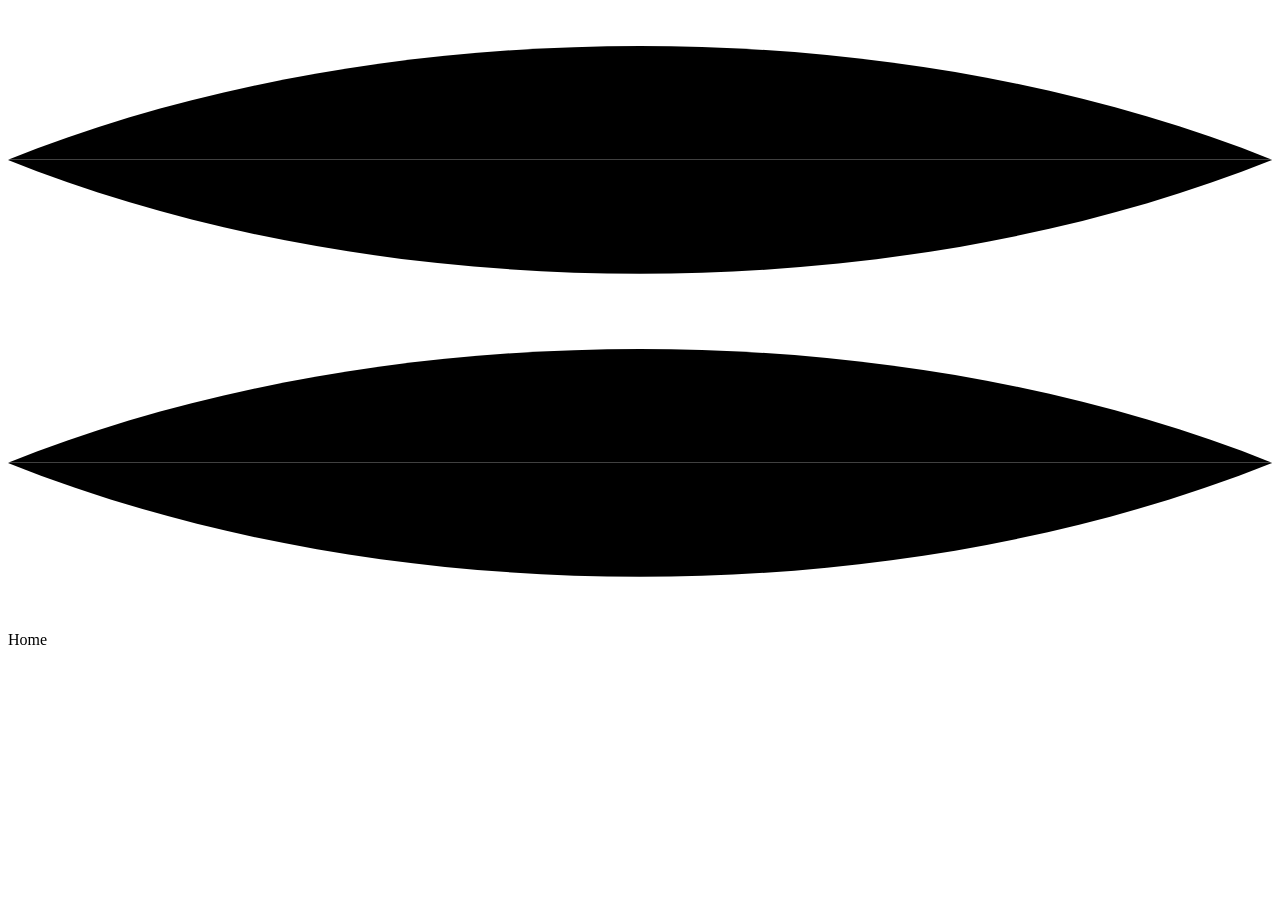
<file: nexo-hero/nexo-wipe/snippet.html>
<!--
  NEXO Wipe — reusable anywhere
  1. Link nexo-wipe/wipe.css
  2. Paste markup below (once, near <body>)
  3. Load gsap then nexo-wipe/wipe.js
  4. NexoWipe.play({ label: "Workspace", onCovered, onComplete })
-->
<div id="nexoWipe" class="nexo-wipe" aria-hidden="true">
  <div class="pt__panel pt__panel--primary" id="nexoWipePrimary">
    <svg class="pt__cap pt__cap--top" viewBox="0 0 100 12" preserveAspectRatio="none" aria-hidden="true">
      <path d="M 0 12 C 30 0 70 0 100 12 Z"></path>
    </svg>
    <svg class="pt__cap pt__cap--bottom" viewBox="0 0 100 12" preserveAspectRatio="none" aria-hidden="true">
      <path d="M 0 0 C 30 12 70 12 100 0 Z"></path>
    </svg>
  </div>
  <div class="pt__panel pt__panel--ink" id="nexoWipeInk">
    <svg class="pt__cap pt__cap--top" viewBox="0 0 100 12" preserveAspectRatio="none" aria-hidden="true">
      <path d="M 0 12 C 30 0 70 0 100 12 Z"></path>
    </svg>
    <svg class="pt__cap pt__cap--bottom" viewBox="0 0 100 12" preserveAspectRatio="none" aria-hidden="true">
      <path d="M 0 0 C 30 12 70 12 100 0 Z"></path>
    </svg>
    <p class="pt__label" id="nexoWipeLabel">Home</p>
  </div>
</div>
</file>
<file: nexo-hero/nexo-menu/menu.css>
/* NEXO Menu — reusable side panel + cross toggle
   Requires tokens (or uses fallbacks):
   --primary, --brown, --on-fill, --ink, --font, --ease, --ease-menu, --focus
*/

:root {
  --nexo-primary: var(--primary, #B55500);
  --nexo-brown: var(--brown, #34170A);
  --nexo-on-fill: var(--on-fill, #FFF2E0);
  --nexo-ink: var(--ink, #1A120B);
  --nexo-font: var(--font, "Onest", system-ui, sans-serif);
  --nexo-display: var(--font-display, "Poiret One", system-ui, sans-serif);
  --nexo-ease: var(--ease, cubic-bezier(0.22, 1, 0.36, 1));
  --nexo-ease-menu: var(--ease-menu, cubic-bezier(0.65, 0, 0.35, 1));
  --nexo-focus: var(--focus, 0 0 0 2px #FFF2E0, 0 0 0 4px #B55500);
}

/* —— Cross / hamburger trigger —— */
.nav__menu {
  position: relative;
  display: inline-flex;
  align-items: center;
  justify-content: center;
  width: 44px;
  height: 44px;
  padding: 0;
  border: 0;
  background: none;
  cursor: pointer;
  color: var(--nexo-ink);
  border-radius: 50%;
  transition: color .4s ease;
}
.nav__menu:hover,
.nav__menu:focus-visible { color: var(--nexo-primary); outline: none; }
.nav__menu:focus-visible { box-shadow: var(--nexo-focus); }
/* Lannino-style: vertical bars → X */
.nav__menu-icon {
  display: flex;
  align-items: center;
  justify-content: center;
  gap: 7px;
  width: auto;
  height: 18px;
}
.nav__menu-line {
  display: block;
  width: 2px;
  height: 18px;
  background: currentColor;
  border-radius: 1px;
  transform-origin: center;
  transition: transform .45s cubic-bezier(0.22, 1, 0.36, 1);
}
.nav__menu:hover .nav__menu-line,
.nav__menu:focus-visible .nav__menu-line {
  transform: scaleY(1.25);
}
.nav__menu.is-open .nav__menu-line--1 {
  transform: translateX(4.5px) rotate(45deg);
}
.nav__menu.is-open .nav__menu-line--2 {
  transform: translateX(-4.5px) rotate(-45deg);
}
.nav__menu.is-open:hover .nav__menu-line--1,
.nav__menu.is-open:focus-visible .nav__menu-line--1 {
  transform: translateX(4.5px) rotate(45deg);
}
.nav__menu.is-open:hover .nav__menu-line--2,
.nav__menu.is-open:focus-visible .nav__menu-line--2 {
  transform: translateX(-4.5px) rotate(-45deg);
}

body.menu-open { overflow: hidden; }
body.menu-open .nav__menu { color: var(--nexo-on-fill); }
body.menu-open .nav__menu:hover { color: var(--nexo-primary); }

/* Optional blur target — add data-nexo-blur on any element */
[data-nexo-blur] {
  transition: opacity .9s var(--nexo-ease-menu), filter .9s var(--nexo-ease-menu);
  filter: blur(0);
  transform: none;
}
body.menu-open [data-nexo-blur] {
  pointer-events: none;
  user-select: none;
  opacity: 0.78;
  filter: blur(5px);
  transform: none;
}

/* —— Overlay —— */
.menu-overlay {
  position: fixed;
  inset: 0;
  z-index: 90;
  pointer-events: none;
}
.menu-overlay.is-open { pointer-events: auto; }
.menu-scrim {
  position: absolute;
  inset: 0;
  background: rgba(16, 14, 12, 0.52);
  backdrop-filter: blur(22px) saturate(0.88) brightness(0.86);
  -webkit-backdrop-filter: blur(22px) saturate(0.88) brightness(0.86);
  opacity: 0;
  transition: opacity .45s var(--nexo-ease-menu, cubic-bezier(0.22, 1, 0.36, 1));
}
.menu-overlay.is-open .menu-scrim { opacity: 1; }
.menu-overlay:not(.is-open) .menu-scrim { transition-delay: .12s; }

/* —— Panel —— */
.side-menu {
  position: fixed;
  top: 0;
  right: 0;
  bottom: 0;
  width: clamp(405px, 25vw, 485px);
  height: 100dvh;
  z-index: 100;
  visibility: hidden;
  pointer-events: none;
  transition: visibility 0s linear 1.25s;
}
.side-menu.is-open {
  visibility: visible;
  pointer-events: auto;
  transition-delay: 0s;
}

.side-menu__orange,
.side-menu__brown {
  position: absolute;
  top: 0;
  right: 0;
  bottom: 0;
  display: flex;
  transform: translate3d(105%, 0, 0);
  transition: transform 1.1s var(--nexo-ease-menu);
  backface-visibility: hidden;
}
.side-menu.is-animating .side-menu__orange,
.side-menu.is-animating .side-menu__brown {
  will-change: transform;
}
.side-menu__orange { width: 100%; z-index: 1; }
.side-menu__brown { width: calc(100% - 14px); z-index: 2; }
.side-menu.is-open .side-menu__orange {
  transform: none;
  transition-delay: 0s;
}
.side-menu.is-open .side-menu__brown {
  transform: none;
  transition-delay: .12s;
}
.side-menu:not(.is-open) .side-menu__orange { transition-delay: .12s; }
.side-menu:not(.is-open) .side-menu__brown { transition-delay: 0s; }

.side-menu__orange-cap,
.side-menu__brown-cap {
  position: absolute;
  top: 0;
  left: 0;
  width: 56px;
  height: 100%;
  overflow: visible;
}
.side-menu__orange-cap { color: var(--nexo-primary); }
.side-menu__brown-cap { color: var(--nexo-brown); }
.side-menu__orange-cap path,
.side-menu__brown-cap path { fill: currentColor; }

.side-menu__orange-body,
.side-menu__sheet {
  position: absolute;
  top: 0;
  right: 0;
  bottom: 0;
  left: 44px;
}
.side-menu__orange-body { background: var(--nexo-primary); }
.side-menu__sheet {
  background: var(--nexo-brown);
  color: var(--nexo-on-fill);
  display: flex;
  flex-direction: column;
  overflow: hidden;
}
.side-menu__inner {
  display: flex;
  flex-direction: column;
  height: 100%;
  padding: 1.65rem clamp(1.6rem, 3.2vw, 2.4rem) 2rem clamp(1.9rem, 3.6vw, 2.7rem);
  overflow-y: auto;
}
.side-menu__top {
  position: relative;
  display: flex;
  align-items: center;
  min-height: 44px;
  margin-bottom: 1.55rem;
  flex-shrink: 0;
  opacity: 0;
  transform: translate3d(0, 10px, 0);
  transition: opacity .45s var(--nexo-ease-menu), transform .45s var(--nexo-ease-menu);
}
.side-menu.is-open .side-menu__top {
  opacity: 1;
  transform: none;
  transition-delay: .22s;
}
.side-menu:not(.is-open) .side-menu__top {
  transition-delay: 0s;
  transition-duration: .22s;
}
.side-menu__top::after {
  content: "";
  position: absolute;
  left: 0;
  right: 0;
  bottom: -.55rem;
  height: 1px;
  background: rgba(255,242,224,.12);
  transform: scaleX(0);
  transform-origin: left;
  transition: transform .5s var(--nexo-ease-menu);
}
.side-menu.is-open .side-menu__top::after {
  transform: scaleX(1);
  transition-delay: .35s;
}
.side-menu__close {
  position: absolute;
  top: 50%;
  right: 0;
  width: 36px;
  height: 36px;
  display: inline-flex;
  align-items: center;
  justify-content: center;
  padding: 0;
  border: 1px solid rgba(255,242,224,.24);
  border-radius: 50%;
  background: rgba(255,242,224,.06);
  color: var(--nexo-on-fill);
  cursor: pointer;
  transform: translateY(-50%) scale(.92);
  opacity: 0;
  transition: opacity .35s ease, transform .35s var(--nexo-ease), background .25s ease, border-color .25s ease, color .25s ease;
}
.side-menu__close svg { display: none; }
.side-menu__close::before,
.side-menu__close::after {
  content: "";
  position: absolute;
  width: 17px;
  height: 1.8px;
  border-radius: 2px;
  background: currentColor;
}
.side-menu__close::before { transform: rotate(45deg); }
.side-menu__close::after { transform: rotate(-45deg); }
.side-menu__close:hover,
.side-menu__close:focus-visible {
  outline: none;
  background: var(--nexo-primary);
  border-color: var(--nexo-primary);
  color: var(--nexo-on-fill);
}
.side-menu.is-open .side-menu__close {
  opacity: 1;
  transform: translateY(-50%) scale(1);
  transition-delay: .28s;
}
.side-menu:not(.is-open) .side-menu__close {
  transition-duration: .18s;
}

.side-menu__label {
  font-size: .62rem;
  font-weight: 500;
  letter-spacing: .22em;
  text-transform: uppercase;
  color: rgba(255,242,224,.38);
  line-height: 1;
  font-family: var(--nexo-font);
}
.side-menu.is-open .side-menu__label {
  animation: nexoMenuLabelBreath 2.8s cubic-bezier(.45,0,.55,1) .7s both;
}
@keyframes nexoMenuLabelBreath {
  0%, 100% { opacity: .38; letter-spacing: .22em; }
  40% { opacity: .55; letter-spacing: .26em; }
}

.side-menu__nav {
  list-style: none;
  margin: 0;
  padding: 0;
  display: flex;
  flex-direction: column;
  gap: .35rem;
}
/* Nav items: GSAP drives opacity/transform (any item count).
   CSS only provides the resting closed state. */
.side-menu__nav li {
  opacity: 0;
  transform: translate3d(18px, 0, 0);
  will-change: opacity, transform;
}
.side-menu__footer {
  will-change: opacity, transform;
}

.side-menu__nav a {
  display: flex;
  align-items: baseline;
  gap: .55rem;
  text-decoration: none;
  color: var(--nexo-on-fill);
  font-family: var(--nexo-display);
  font-size: clamp(2.5rem, 5.2vw, 3.15rem);
  font-weight: 400;
  letter-spacing: .01em;
  line-height: 1.15;
  padding: .18rem 0 .18rem .65rem;
  position: relative;
  transition: transform .45s var(--nexo-ease);
}
.side-menu__nav a:hover,
.side-menu__nav a:focus-visible {
  outline: none;
  transform: translateX(5px);
}
.side-menu__nav a::before {
  content: "";
  position: absolute;
  left: 0;
  top: .35em;
  bottom: .35em;
  width: 2px;
  border-radius: 1px;
  background: var(--nexo-primary);
  opacity: 0;
  transform: scaleY(.4);
  transition: opacity .35s ease, transform .4s var(--nexo-ease);
}
.side-menu__nav a.is-active::before { opacity: 1; transform: scaleY(1); }
.side-menu__nav a::after {
  content: "";
  position: absolute;
  right: 0;
  bottom: .12rem;
  width: 0;
  height: 1.5px;
  background: var(--nexo-on-fill);
  border-radius: 1px;
  transition: width .28s cubic-bezier(.76, 0, .24, 1);
}
.side-menu__nav a:hover::after,
.side-menu__nav a:focus-visible::after { width: 100%; }
.side-menu__num {
  font-size: .78rem;
  font-weight: 500;
  letter-spacing: .08em;
  color: var(--nexo-primary);
  min-width: 1.25rem;
  font-variant-numeric: tabular-nums;
  font-family: var(--nexo-font);
  transition: transform .4s var(--nexo-ease);
}
.side-menu__nav a.is-active .side-menu__num { transform: scale(1.08); }

@media (max-width: 640px) {
  .nav__menu { width: 44px; height: 44px; }
  .nav__menu-icon { gap: 6px; height: 16px; }
  .nav__menu-line { width: 2px; height: 16px; }
  .nav__menu.is-open .nav__menu-line--1 { transform: translateX(4px) rotate(45deg); }
  .nav__menu.is-open .nav__menu-line--2 { transform: translateX(-4px) rotate(-45deg); }
  .side-menu { width: min(100vw, 405px); }
}

@media (prefers-reduced-motion: reduce) {
  .nav__menu-line,
  .side-menu__orange,
  .side-menu__brown,
  .side-menu__nav li,
  .side-menu__top,
  .menu-scrim,
  body.menu-open [data-nexo-blur] {
    animation: none !important;
    transition: none !important;
  }
  .side-menu.is-open .side-menu__label { animation: none; }
  .side-menu__nav a:hover { transform: none !important; }
  body.menu-open [data-nexo-blur] { transform: none; opacity: 1; filter: none; }
}
</file>
<file: nexo-hero/nexo-wipe/wipe.css>
/* NEXO reusable Lannino wipe — matches original */
:root {
  --nexo-wipe-primary: var(--primary, #B55500);
  --nexo-wipe-ink: var(--brown, #34170A);
  --nexo-wipe-on: var(--on-fill, #FFF2E0);
}

#nexoWipe,
.nexo-wipe {
  position: fixed;
  inset: 0;
  z-index: 100000;
  visibility: hidden;
  pointer-events: none;
}
#nexoWipe.is-active,
.nexo-wipe.is-active {
  visibility: visible;
  pointer-events: auto;
}
body.wipe-active .motion-lines,
body.wipe-active .page-marquee {
  opacity: 0 !important;
  visibility: hidden !important;
}
body.wipe-active .ws-login {
  pointer-events: none;
}

#nexoWipe .pt__panel,
.nexo-wipe .pt__panel {
  position: absolute;
  inset: 0;
  transform: translateY(118%);
  will-change: transform;
}
#nexoWipe .pt__panel--primary,
.nexo-wipe .pt__panel--primary {
  background: var(--nexo-wipe-primary);
  color: var(--nexo-wipe-primary);
  z-index: 1;
}
#nexoWipe .pt__panel--ink,
.nexo-wipe .pt__panel--ink {
  background: var(--nexo-wipe-ink);
  color: var(--nexo-wipe-ink);
  z-index: 2;
}
#nexoWipe .pt__cap,
.nexo-wipe .pt__cap {
  position: absolute;
  left: 0;
  width: 100%;
  height: clamp(7vh, 11vh, 13vh);
  display: block;
  overflow: visible;
}
#nexoWipe .pt__cap--top,
.nexo-wipe .pt__cap--top { bottom: calc(100% - 1px); }
#nexoWipe .pt__cap--bottom,
.nexo-wipe .pt__cap--bottom { top: calc(100% - 1px); }
#nexoWipe .pt__cap path,
.nexo-wipe .pt__cap path { fill: currentColor; }

/* Centered label — same as original NEXO */
#nexoWipe .pt__label,
.nexo-wipe .pt__label {
  position: absolute;
  left: 50%;
  top: 50%;
  transform: translate(-50%, -50%);
  z-index: 3;
  margin: 0;
  padding: 0 0 0 0.14em; /* optical center with letter-spacing */
  font-family: "Poiret One", ui-sans-serif, system-ui, sans-serif;
  font-weight: 400;
  font-size: clamp(48px, 9vw, 110px);
  letter-spacing: 0.14em;
  line-height: 1;
  color: var(--nexo-wipe-on);
  text-align: center;
  text-transform: uppercase;
  user-select: none;
  pointer-events: none;
  white-space: nowrap;
  display: flex;
  justify-content: center;
  align-items: center;
}
#nexoWipe .pt__label .pt-char,
.nexo-wipe .pt__label .pt-char {
  display: inline-block;
  opacity: 0;
  transform: translateY(0.55em);
  will-change: transform, opacity;
}

@media (prefers-reduced-motion: reduce) {
  #nexoWipe,
  .nexo-wipe { display: none !important; }
}
</file>
<file: nexo-hero/nexo-login/login.css>
.ws-login{
  font-family: var(--font, "Onest", system-ui, sans-serif);
  position: fixed;
  inset: 0;
  z-index: 3000;
  display: flex;
  padding: 0;
  background: #34170A;
  opacity: 0;
  visibility: hidden;
  pointer-events: none;
  transition: opacity 0.35s ease, visibility 0s linear 0.35s;
  overflow: hidden;
}
.ws-login.is-closing{
  transition: opacity 0.45s ease 0.55s, visibility 0s linear 1s;
}
.ws-login::before, .ws-login::after{ display: none !important; content: none !important; }
.ws-login.is-open{
  opacity: 1;
  visibility: visible;
  pointer-events: auto;
  transition-delay: 0s;
}
.ws-login__split{
  display: flex;
  width: 100%;
  height: 100%;
  min-height: 100dvh;
  position: relative;
}

.ws-login__brand{
  flex: 1 1 58%;
  width: 58%;
  max-width: 58%;
  position: relative;
  background: #34170A;
  overflow: hidden;
  display: flex;
  align-items: center;
  justify-content: center;
}
.ws-login__guides{
  position: absolute;
  inset: 0;
  pointer-events: none;
  opacity: 0;
  transition: opacity 0.7s ease;
}
.ws-login.is-open .ws-login__guides{
  opacity: 1;
  transition-delay: 0.12s;
}
.ws-login.is-closing .ws-login__guides{
  opacity: 0;
  transition-delay: 0.15s;
}
.ws-login__guide{
  position: absolute;
  background: rgba(255, 242, 224, 0.055);
  transform-origin: center;
}
.ws-login__guide--h1{
  top: 28%; left: 12%; width: 52%; height: 1px;
  transform: scaleX(0); transform-origin: left center;
}
.ws-login__guide--h2{
  top: 71%; left: 18%; width: 48%; height: 1px;
  transform: scaleX(0); transform-origin: right center;
}
.ws-login__guide--d1{
  top: 26%; left: 38%; width: 1px; height: 48%;
  background: rgba(255, 242, 224, 0.045);
  transform: rotate(22deg) scaleY(0);
  transform-origin: top center;
}
.ws-login__guide--d2{
  top: 26%; left: 58%; width: 1px; height: 48%;
  background: rgba(255, 242, 224, 0.045);
  transform: rotate(-22deg) scaleY(0);
  transform-origin: top center;
}
.ws-login.is-open .ws-login__guide--h1{
  transform: scaleX(1);
  transition: transform 0.9s cubic-bezier(0.65, 0, 0.35, 1) 0.18s;
}
.ws-login.is-open .ws-login__guide--h2{
  transform: scaleX(1);
  transition: transform 0.9s cubic-bezier(0.65, 0, 0.35, 1) 0.22s;
}
.ws-login.is-open .ws-login__guide--d1{
  transform: rotate(22deg) scaleY(1);
  transition: transform 1s cubic-bezier(0.65, 0, 0.35, 1) 0.26s;
}
.ws-login.is-open .ws-login__guide--d2{
  transform: rotate(-22deg) scaleY(1);
  transition: transform 1s cubic-bezier(0.65, 0, 0.35, 1) 0.3s;
}
.ws-login.is-closing .ws-login__guide--h1,
.ws-login.is-closing .ws-login__guide--h2,
.ws-login.is-closing .ws-login__guide--d1,
.ws-login.is-closing .ws-login__guide--d2{
  transform: scaleX(0) scaleY(0);
  transition: transform 0.4s cubic-bezier(0.65, 0, 0.35, 1) 0.2s;
}

.ws-login__w-stage{
  position: relative;
  width: min(62%, 520px);
  aspect-ratio: 1.12 / 1;
  display: flex;
  align-items: center;
  justify-content: center;
}
.ws-login__origin{
  position: absolute;
  left: 50%;
  top: 48%;
  width: 5px;
  height: 5px;
  margin: -2.5px 0 0 -2.5px;
  border-radius: 50%;
  background: #B55500;
  opacity: 0;
  transform: scale(0);
  z-index: 4;
  pointer-events: none;
}
.ws-login.is-open .ws-login__origin{
  animation: wsOriginIn 0.45s cubic-bezier(0.22, 1, 0.36, 1) 0.12s forwards;
}
.ws-login.is-closing .ws-login__origin{
  animation: none;
  opacity: 0;
  transition: opacity 0.25s ease;
}
@keyframes wsOriginIn {
  0% { opacity: 0; transform: scale(0); }
  40% { opacity: 1; transform: scale(1.4); }
  100% { opacity: 0.45; transform: scale(1); }
}
.ws-login__w-svg{
  width: 100%;
  height: 100%;
  display: block;
  overflow: visible;
}
.ws-login__w-svg[data-mark="t"]{ display: none; }
.ws-login__w-svg[data-mark="t"]:not([hidden]){ display: block; }
.ws-login__w-ghost{
  fill: none;
  stroke: rgba(255, 242, 224, 0.04);
  stroke-width: 14;
  stroke-linejoin: miter;
  opacity: 0;
  transform: translate(3px, 2px);
}
.ws-login.is-open .ws-login__w-ghost{
  opacity: 1;
  transition: opacity 0.6s ease 0.6s;
}
.ws-login.is-closing .ws-login__w-ghost{
  opacity: 0;
  transition: opacity 0.3s ease 0.05s;
}
.ws-login__w-stroke{
  fill: none;
  stroke: #FFF2E0;
  stroke-width: 12;
  stroke-linecap: square;
  stroke-linejoin: miter;
  stroke-dasharray: 480;
  stroke-dashoffset: 480;
  opacity: 0.95;
}
.ws-login.is-open .ws-login__w-stroke--1{ animation: wsStrokeDraw 0.42s cubic-bezier(0.65, 0, 0.35, 1) 0.2s forwards; }
.ws-login.is-open .ws-login__w-stroke--2{ animation: wsStrokeDraw 0.38s cubic-bezier(0.65, 0, 0.35, 1) 0.28s forwards; }
.ws-login.is-open .ws-login__w-stroke--3{ animation: wsStrokeDraw 0.42s cubic-bezier(0.65, 0, 0.35, 1) 0.36s forwards; }
.ws-login.is-open .ws-login__w-stroke--4{ animation: wsStrokeDraw 0.38s cubic-bezier(0.65, 0, 0.35, 1) 0.44s forwards; }
.ws-login.is-open .ws-login__w-stroke--5{ animation: wsStrokeDraw 0.36s cubic-bezier(0.65, 0, 0.35, 1) 0.52s forwards; }
.ws-login.is-closing .ws-login__w-stroke{
  animation: none !important;
  stroke-dashoffset: 480;
  transition: stroke-dashoffset 0.45s cubic-bezier(0.65, 0, 0.35, 1) 0.12s;
}
@keyframes wsStrokeDraw { to { stroke-dashoffset: 0; } }
.ws-login__w-fill{
  fill: #FFF2E0;
  opacity: 0;
  transform-origin: 50% 55%;
  transform: scale(0.97, 0.94);
}
.ws-login.is-open .ws-login__w-fill{
  animation: wsWSettle 0.4s cubic-bezier(0.22, 1, 0.36, 1) 0.65s forwards;
}
.ws-login.is-closing .ws-login__w-fill{
  animation: none !important;
  opacity: 0;
  transform: scale(0.94, 0.9);
  transition: opacity 0.3s ease, transform 0.35s cubic-bezier(0.65, 0, 0.35, 1);
}
@keyframes wsWSettle {
  0% { opacity: 0.75; transform: scale(0.985, 0.97); }
  55% { opacity: 1; transform: scale(1.01, 1.008); }
  100% { opacity: 1; transform: scale(1, 1); }
}
.ws-login__meta-l{
  position: absolute;
  left: 1.75rem;
  bottom: 1.4rem;
  font-size: 11px;
  font-weight: 600;
  letter-spacing: 0.18em;
  text-transform: uppercase;
  color: rgba(255, 242, 224, 0.38);
  opacity: 0;
  transition: opacity 0.5s ease 1.1s;
  pointer-events: none;
}
.ws-login.is-open .ws-login__meta-l{ opacity: 1; }
.ws-login.is-closing .ws-login__meta-l{ opacity: 0; transition-delay: 0s; }

.ws-login__divider{
  position: absolute;
  top: 0; bottom: 0; left: 58%;
  width: 56px;
  margin-left: -28px;
  z-index: 2;
  pointer-events: none;
  overflow: visible;
}
.ws-login__divider svg{ width: 100%; height: 100%; display: block; }
.ws-login__divider path{
  fill: #FFF2E0;
  opacity: 0;
  transform: translateX(12px);
  transition: opacity 0.45s ease 0.45s, transform 0.65s cubic-bezier(0.65, 0, 0.35, 1) 0.45s;
}
.ws-login.is-open .ws-login__divider path{ opacity: 1; transform: translateX(0); }
.ws-login.is-closing .ws-login__divider path{
  opacity: 0;
  transform: translateX(14px);
  transition: opacity 0.35s ease 0.15s, transform 0.45s cubic-bezier(0.65, 0, 0.35, 1) 0.1s;
}

.ws-login__panel{
  font-family: inherit;
  position: relative;
  flex: 1 1 42%;
  width: 42%;
  max-width: 42%;
  height: 100%;
  min-height: 100dvh;
  display: flex;
  flex-direction: column;
  justify-content: center;
  align-items: stretch;
  background: #FFF2E0;
  padding: clamp(2.25rem, 7vh, 4rem) clamp(2rem, 4.5vw, 3.75rem);
  text-align: left;
  overflow-y: auto;
  overflow-x: hidden;
  clip-path: inset(0 0 0 100%);
  will-change: clip-path;
  transition: clip-path 0.7s cubic-bezier(0.65, 0, 0.35, 1);
}
.ws-login.is-open .ws-login__panel{
  clip-path: inset(0 0 0 0);
  transition-delay: 0.12s;
}
.ws-login.is-closing .ws-login__panel{
  clip-path: inset(0 0 0 100%);
  transition-delay: 0.08s;
}
.ws-login__panel-inner{
  width: min(400px, 100%);
  margin: 0;
  padding: 0;
}
.ws-login__meta-r{
  position: absolute;
  right: 1.75rem;
  bottom: 1.4rem;
  font-size: 11px;
  font-weight: 600;
  letter-spacing: 0.14em;
  text-transform: uppercase;
  color: rgba(52, 23, 10, 0.38);
  opacity: 0;
  transition: opacity 0.5s ease 1.5s;
  pointer-events: none;
}
.ws-login.is-open .ws-login__meta-r{ opacity: 1; }
.ws-login.is-closing .ws-login__meta-r{ opacity: 0; transition-delay: 0s; }

.ws-login__back, .ws-login__title, .ws-login__subtitle, .ws-login__error, .ws-login__field, .ws-login__submit{
  opacity: 0;
  transform: translateY(10px);
  transition: opacity 0.5s cubic-bezier(0.22, 1, 0.36, 1), transform 0.5s cubic-bezier(0.22, 1, 0.36, 1);
}
.ws-login.is-open .ws-login__back{ opacity: 1; transform: none; transition-delay: 0.38s; }
.ws-login.is-open .ws-login__title{ opacity: 1; transform: none; transition-delay: 0.44s; }
.ws-login.is-open .ws-login__subtitle{ opacity: 1; transform: none; transition-delay: 0.5s; }
.ws-login.is-open .ws-login__error.is-visible{ opacity: 1; transform: none; transition-delay: 0s; }
.ws-login.is-open .ws-login__form > .ws-login__field:nth-child(1){ opacity: 1; transform: none; transition-delay: 0.56s; }
.ws-login.is-open .ws-login__form > .ws-login__field:nth-child(2){ opacity: 1; transform: none; transition-delay: 0.64s; }
.ws-login.is-open .ws-login__submit{ opacity: 1; transform: none; transition-delay: 0.72s; }
.ws-login.is-closing .ws-login__back,
.ws-login.is-closing .ws-login__title,
.ws-login.is-closing .ws-login__subtitle,
.ws-login.is-closing .ws-login__field,
.ws-login.is-closing .ws-login__submit,
.ws-login.is-closing .ws-login__error{
  opacity: 0 !important;
  transform: translateY(8px) !important;
  transition-delay: 0s !important;
  transition-duration: 0.28s !important;
}

.ws-login__back{
  -webkit-tap-highlight-color: transparent;
  display: inline-flex;
  align-items: center;
  gap: 10px;
  border: none;
  background: transparent;
  color: rgba(52, 23, 10, 0.78);
  font-size: 14px;
  font-weight: 700;
  letter-spacing: 0.14em;
  text-transform: uppercase;
  cursor: pointer;
  margin: 0 0 1.6rem;
  padding: 0.35rem 0;
  font-family: inherit;
  position: relative;
}
.ws-login__back::after{
  content: "";
  position: absolute;
  left: 0; bottom: 0;
  width: 100%; height: 1px;
  background: currentColor;
  transform: scaleX(0);
  transform-origin: left center;
  transition: transform 0.4s cubic-bezier(0.22, 1, 0.36, 1);
}
.ws-login__back-icon{
  display: inline-flex;
  transition: transform 0.35s cubic-bezier(0.22, 1, 0.36, 1);
}
.ws-login__back-icon svg{ width: 16px; height: 16px; }
.ws-login__back:hover{ color: #34170A; }
.ws-login__back:hover::after{ transform: scaleX(1); }
.ws-login.is-open .ws-login__back:hover{ opacity: 1; }
.ws-login__back:hover .ws-login__back-icon{ transform: translateX(-4px); }
.ws-login__back:disabled{
  opacity: 0.45;
  cursor: default;
  pointer-events: none;
}
.ws-login__back:focus-visible{
  outline: none;
  color: #34170A;
  box-shadow: 0 0 0 2px #FFF2E0, 0 0 0 4px #34170A;
  border-radius: 3px;
}

.ws-login__title{
  margin: 0 0 0.7rem;
  font-size: clamp(2.05rem, 3.1vw, 2.45rem);
  font-weight: 700;
  letter-spacing: 0.02em;
  line-height: 1.12;
  color: #1a120b;
  max-width: 16ch;
  text-transform: uppercase;
}
.ws-login__title span{ display: block; }
.ws-login__title span:last-child{ color: #34170A; }
.ws-login__subtitle{
  margin: 0 0 0.55rem;
  font-size: 14px;
  font-weight: 500;
  line-height: 1.55;
  color: rgba(52, 23, 10, 0.68);
  max-width: 34ch;
}
.ws-login__hint{
  margin: 0 0 1.35rem;
  font-size: 12.5px;
  font-weight: 600;
  letter-spacing: 0.04em;
  color: #7a6656;
}
.ws-login__hint strong{
  color: #34170a;
  font-weight: 800;
  letter-spacing: 0.02em;
}
.ws-login__field-row{
  display: flex;
  justify-content: flex-end;
  margin-top: 0.45rem;
}
.ws-login__forgot{
  -webkit-tap-highlight-color: transparent;
  border: none;
  background: none;
  padding: 0.35rem 0;
  min-height: 32px;
  font-family: inherit;
  font-size: 13px;
  font-weight: 600;
  color: #34170A;
  text-decoration: underline;
  text-underline-offset: 0.18em;
  cursor: pointer;
}
.ws-login__forgot:hover{ color: #A34C00; }
.ws-login__forgot:focus-visible{
  outline: none;
  box-shadow: 0 0 0 2px #FFF2E0, 0 0 0 4px #34170A;
  border-radius: 2px;
}
.ws-login__form{ display: grid; gap: 1.4rem; text-align: left; }
.ws-login__field label{
  font-size: 11px;
  font-weight: 700;
  letter-spacing: 0.16em;
  color: rgba(52, 23, 10, 0.62);
  text-transform: uppercase;
  margin-bottom: 0.5rem;
  display: inline-block;
  transition: color 0.3s ease;
}
.ws-login__field:focus-within label{ color: #34170A; }
.ws-login__input{
  position: relative;
  display: flex;
  align-items: center;
}
.ws-login__input::after{
  content: "";
  position: absolute;
  left: 0; right: 0; bottom: 0;
  height: 1.5px;
  background: #34170A;
  transform: scaleX(0);
  transform-origin: left center;
  transition: transform 0.4s cubic-bezier(0.22, 1, 0.36, 1);
  pointer-events: none;
}
.ws-login__input:focus-within::after{ transform: scaleX(1); }
.ws-login__input-icon{
  position: absolute;
  left: 0;
  top: 50%;
  transform: translateY(-50%);
  width: 16px;
  height: 16px;
  color: rgba(52, 23, 10, 0.55);
  pointer-events: none;
  z-index: 1;
  transition: color 0.3s ease;
}
.ws-login__input input{
  width: 100%;
  padding: 0.68rem 1.9rem 0.72rem 1.65rem;
  border: none;
  border-bottom: 1px solid rgba(52, 23, 10, 0.16);
  border-radius: 0;
  font-size: 16px;
  font-weight: 500;
  color: #1a120b;
  background: transparent;
  font-family: inherit;
  outline: none;
  cursor: text;
  opacity: 1;
  transition: border-color 0.3s ease;
  -webkit-box-shadow: 0 0 0 40px #FFF2E0 inset !important;
  box-shadow: 0 0 0 40px #FFF2E0 inset !important;
  caret-color: #34170A;
}
.ws-login__input input:not(:placeholder-shown){
  -webkit-text-fill-color: #1a120b;
}
.ws-login__input input::placeholder{
  color: rgba(52, 23, 10, 0.22);
  -webkit-text-fill-color: rgba(52, 23, 10, 0.22);
  opacity: 1;
}
.ws-login__input input::-webkit-input-placeholder{
  color: rgba(52, 23, 10, 0.22);
  -webkit-text-fill-color: rgba(52, 23, 10, 0.22);
  opacity: 1;
}
.ws-login__input input::-moz-placeholder{
  color: rgba(52, 23, 10, 0.22);
  opacity: 1;
}
.ws-login__input input:hover{ border-color: rgba(52, 23, 10, 0.3); }
.ws-login__input input:focus{
  border-color: transparent;
  box-shadow: 0 0 0 40px #FFF2E0 inset !important;
  -webkit-text-fill-color: #1a120b;
}
.ws-login__input:focus-within .ws-login__input-icon{ color: #34170A; }
.ws-login__input.pw-wrap input{ padding-right: 2.2rem; }
.ws-login__input input[type="password"]::-ms-reveal,
.ws-login__input input[type="password"]::-ms-clear{ display: none !important; }
.ws-login__eye{
  -webkit-tap-highlight-color: transparent;
  position: absolute;
  right: 0;
  background: none;
  border: none;
  cursor: pointer;
  padding: 8px;
  display: flex;
  color: rgba(52, 23, 10, 0.5);
  z-index: 2;
  border-radius: 4px;
  min-width: 44px;
  min-height: 44px;
  align-items: center;
  justify-content: center;
  transition: color 0.3s ease;
}
.ws-login__eye:hover{ color: #34170A; }
.ws-login__eye:focus-visible{
  outline: none;
  color: #34170A;
  box-shadow: 0 0 0 2px #FFF2E0, 0 0 0 4px #34170A;
}
.ws-login__eye svg{ width: 16px; height: 16px; }

.ws-login__submit{
  -webkit-tap-highlight-color: transparent;
  position: relative;
  width: 100%;
  margin-top: 0.65rem;
  padding: 1rem 1.5rem;
  min-height: 52px;
  border: 1px solid rgba(52, 23, 10, 0.35);
  border-radius: 4px;
  background: #34170A;
  color: #FFF2E0;
  font-size: 12px;
  font-weight: 700;
  font-family: inherit;
  cursor: pointer;
  text-transform: uppercase;
  letter-spacing: 0.2em;
  overflow: hidden;
  isolation: isolate;
  box-shadow: 0 1px 0 rgba(255, 242, 224, 0.12) inset, 0 8px 24px rgba(52, 23, 10, 0.22);
  display: inline-flex;
  align-items: center;
  justify-content: center;
  gap: 0.65rem;
  transition: background 0.35s ease, box-shadow 0.35s ease, transform 0.3s ease;
}
.ws-login__submit-label, .ws-login__submit-arrow{ position: relative; z-index: 1; }
.ws-login__submit-arrow{ display: inline-flex; transition: transform 0.35s cubic-bezier(0.22, 1, 0.36, 1); }
.ws-login__submit-arrow svg{ width: 14px; height: 14px; display: block; }
.ws-login__submit-shine{ display: none !important; }
.ws-login__submit:hover{
  background: #4a2412;
  box-shadow: 0 1px 0 rgba(255, 242, 224, 0.14) inset, 0 12px 32px rgba(52, 23, 10, 0.3);
  transform: translateY(-2px);
  will-change: transform;
}
.ws-login.is-open .ws-login__submit:hover{ opacity: 1; }
.ws-login__submit:hover .ws-login__submit-arrow{ transform: translateX(6px); }
.ws-login__submit:active{ transform: translateY(0) scale(0.985); }
.ws-login__submit:focus-visible{
  outline: none;
  box-shadow: 0 0 0 2px #FFF2E0, 0 0 0 4px #34170A, 0 8px 24px rgba(52, 23, 10, 0.22);
}
.ws-login__submit:disabled{ cursor: wait; pointer-events: none; }
.ws-login__error{
  display: block;
  min-height: 0;
  max-height: 0;
  margin: 0;
  padding: 0 0.85rem;
  overflow: hidden;
  opacity: 0;
  background: rgba(52, 23, 10, 0.06);
  border-left: 2.5px solid transparent;
  color: #34170A;
  font-size: 13px;
  font-weight: 600;
  text-align: left;
  transition: max-height 0.35s ease, opacity 0.3s ease, margin 0.3s ease, padding 0.3s ease, border-color 0.3s ease;
}
.ws-login__error.is-visible{
  max-height: 5rem;
  opacity: 1;
  margin: 0 0 0.95rem;
  padding: 0.6rem 0.85rem;
  border-left-color: #34170A;
}
.ws-login__panel.is-shaking .ws-login__panel-inner{
  animation: wsPanelShake 0.5s cubic-bezier(0.36, 0.07, 0.19, 0.97);
}
@keyframes wsPanelShake {
  0%, 100% { transform: translateX(0); }
  15% { transform: translateX(-8px); }
  30% { transform: translateX(7px); }
  45% { transform: translateX(-5px); }
  60% { transform: translateX(4px); }
  75% { transform: translateX(-2px); }
}
.ws-login__input.is-invalid input{
  border-color: rgba(52, 23, 10, 0.45);
  background: rgba(52, 23, 10, 0.04);
}
.ws-login__input.is-invalid::after{ background: #34170A; transform: scaleX(1); }
.ws-login__input.is-invalid .ws-login__input-icon{ color: #34170A; }
.carrot-rain{
  position: fixed;
  inset: 0;
  z-index: 3100;
  pointer-events: none;
  overflow: hidden;
}
.carrot-rain__item{
  position: absolute;
  top: -72px;
  width: 36px; height: 54px;
  line-height: 0;
  user-select: none;
  filter: drop-shadow(0 3px 8px rgba(26, 18, 11, 0.16));
}
.carrot-rain__item svg{ width: 100%; height: 100%; display: block; overflow: visible; }
.carrot-rain__item .cr-leaves path{ fill: #3d7a42; }
.carrot-rain__item .cr-body{ fill: #b55500; }
.carrot-rain__item .cr-grooves path{
  fill: none; stroke: #8a4000; stroke-width: 2.5; stroke-linecap: round;
}
body.ws-login-open { overflow: hidden; }
body.ws-login-open .nav {
  opacity: 0;
  visibility: hidden;
  pointer-events: none;
}
body.ws-login-open .hero,
body.ws-login-open .motion-lines { pointer-events: none; }
body.ws-login-open .motion-lines { opacity: 0; }

@media (max-width: 1024px) {
  .ws-login__brand{ flex-basis: 52%; width: 52%; max-width: 52%; }
  .ws-login__panel{ flex-basis: 48%; width: 48%; max-width: 48%; }
  .ws-login__divider{ left: 52%; }
  .ws-login__w-stage{ width: min(68%, 420px); }
}
@media (max-width: 640px) {
  .ws-login__split{ flex-direction: column; }
  .ws-login__brand{
    flex: 0 0 auto; width: 100%; max-width: 100%;
    min-height: 0; padding: 1.25rem 1rem 0.75rem;
  }
  .ws-login__w-stage{ width: min(42%, 160px); }
  .ws-login__divider{ display: none; }
  .ws-login__panel{
    flex: 1 1 auto; width: 100%; max-width: 100%; min-height: 0;
    padding: 1.6rem 1.35rem 2.4rem; justify-content: flex-start;
    clip-path: inset(100% 0 0 0);
  }
  .ws-login.is-open .ws-login__panel{
    clip-path: inset(0 0 0 0); transition-delay: 0.22s;
  }
  .ws-login.is-closing .ws-login__panel{ clip-path: inset(100% 0 0 0); }
  .ws-login__panel-inner{ width: 100%; max-width: 100%; }
  .ws-login__title{ font-size: 1.75rem; max-width: none; }
  .ws-login__back{ margin-bottom: 1.4rem; }
  .ws-login__subtitle{ margin-bottom: 1.4rem; }
}
@media (prefers-reduced-motion: reduce) {
  .ws-login, .ws-login__panel, .ws-login__back, .ws-login__title, .ws-login__subtitle, .ws-login__field, .ws-login__submit, .ws-login__guides, .ws-login__guide, .ws-login__divider path, .ws-login__meta-l, .ws-login__meta-r, .ws-login__w-ghost, .ws-login__w-fill{
    transition-duration: 0.01ms !important; transition-delay: 0s !important;
  }
  .ws-login.is-open .ws-login__panel, .ws-login.is-closing .ws-login__panel{ clip-path: none; }
  .ws-login.is-open .ws-login__back, .ws-login.is-open .ws-login__title, .ws-login.is-open .ws-login__subtitle, .ws-login.is-open .ws-login__field, .ws-login.is-open .ws-login__submit, .ws-login.is-open .ws-login__guides, .ws-login.is-open .ws-login__w-ghost, .ws-login.is-open .ws-login__meta-l, .ws-login.is-open .ws-login__meta-r{
    opacity: 1 !important; transform: none !important;
  }
  .ws-login__w-stroke{ stroke-dashoffset: 0 !important; animation: none !important; }
  .ws-login__w-fill{ opacity: 1 !important; transform: none !important; animation: none !important; }
  .ws-login__origin{ animation: none !important; opacity: 0 !important; }
  .ws-login__guide--h1, .ws-login__guide--h2, .ws-login__guide--d1, .ws-login__guide--d2{ transform: none !important; }
  .carrot-rain{ display: none !important; }
}


/* Login fields — underline only, no box / no orange ring */
.ws-login__input,
.ws-login__input:focus-within {
  outline: none !important;
  border: none !important;
  box-shadow: none !important;
  background: transparent !important;
  border-radius: 0 !important;
}
.ws-login__input input,
.ws-login__input input:hover,
.ws-login__input input:focus,
.ws-login__input input:focus-visible,
.ws-login__input input:active {
  outline: none !important;
  border-style: none none solid none !important;
  border-width: 0 0 1px 0 !important;
  border-color: transparent !important;
  border-radius: 0 !important;
  box-shadow: 0 0 0 40px #FFF2E0 inset !important;
  -webkit-box-shadow: 0 0 0 40px #FFF2E0 inset !important;
  caret-color: #34170A;
}
.ws-login__input input {
  border-bottom-color: rgba(52, 23, 10, 0.16) !important;
}
.ws-login__input input:hover {
  border-bottom-color: rgba(52, 23, 10, 0.3) !important;
}
.ws-login__input:focus-within input {
  border-bottom-color: transparent !important;
}
.ws-login__input::after {
  background: #34170A !important; /* brown underline on focus — not orange */
}
.ws-login__input input:-webkit-autofill,
.ws-login__input input:-webkit-autofill:hover,
.ws-login__input input:-webkit-autofill:focus {
  -webkit-text-fill-color: #1a120b !important;
  caret-color: #34170A;
  transition: background-color 99999s ease-out;
  box-shadow: 0 0 0 40px #FFF2E0 inset !important;
  -webkit-box-shadow: 0 0 0 40px #FFF2E0 inset !important;
  border-radius: 0 !important;
}

  to { opacity: 1; transform: scale(1); }
}


@media (prefers-reduced-motion: reduce) {
  .ws-login__submit.is-success {
    animation: none !important;
  }
  .ws-login__submit.is-success .ws-login__submit-arrow svg {
    animation: none !important;
  }
}


/* === Final: kill any orange/box focus ring on login fields === */
.ws-login input:focus,
.ws-login input:focus-visible,
.ws-login input:focus-within,
.ws-login .ws-login__input:focus-within input,
.ws-login #wsUser:focus,
.ws-login #wsUser:focus-visible,
.ws-login #wsPass:focus,
.ws-login #wsPass:focus-visible {
  outline: none !important;
  outline-color: transparent !important;
  outline-width: 0 !important;
  outline-offset: 0 !important;
  border-top: none !important;
  border-left: none !important;
  border-right: none !important;
  border-bottom: 1px solid transparent !important;
  border-radius: 0 !important;
  -webkit-appearance: none !important;
  appearance: none !important;
  box-shadow: 0 0 0 40px #FFF2E0 inset !important;
  -webkit-box-shadow: 0 0 0 40px #FFF2E0 inset !important;
}
.ws-login .ws-login__input:focus-within::after {
  transform: scaleX(1);
  background: #34170A !important;
}


/* Submit button states: loading / success (green) / error (red) */
.ws-login__submit.is-loading {
  background: #4a2412 !important;
  border-color: rgba(52, 23, 10, 0.4) !important;
  color: #FFF2E0 !important;
  box-shadow: 0 8px 22px rgba(52, 23, 10, 0.22) !important;
  transform: none !important;
  pointer-events: none;
  cursor: wait;
}
.ws-login__submit.is-loading:hover {
  background: #4a2412 !important;
  transform: none !important;
}
.ws-login__spin {
  width: 14px;
  height: 14px;
  animation: wsSpin 0.7s linear infinite;
}
@keyframes wsSpin {
  to { transform: rotate(360deg); }
}

.ws-login__submit.is-success {
  background: #2f6b45 !important;
  border-color: rgba(47, 107, 69, 0.55) !important;
  color: #FFF2E0 !important;
  box-shadow: 0 1px 0 rgba(255, 242, 224, 0.12) inset, 0 10px 28px rgba(47, 107, 69, 0.28) !important;
  transform: none !important;
  animation: wsSubmitConfirm 0.5s cubic-bezier(0.22, 1, 0.36, 1);
  pointer-events: none;
}
.ws-login__submit.is-success:hover {
  background: #2f6b45 !important;
  transform: none !important;
}
.ws-login__submit.is-success .ws-login__submit-arrow svg {
  animation: wsCheckIn 0.32s cubic-bezier(0.22, 1, 0.36, 1) both;
}

.ws-login__submit.is-error {
  background: #a33b2f !important;
  border-color: rgba(163, 59, 47, 0.55) !important;
  color: #FFF2E0 !important;
  box-shadow: 0 1px 0 rgba(255, 242, 224, 0.1) inset, 0 10px 28px rgba(163, 59, 47, 0.28) !important;
  transform: none !important;
  animation: wsSubmitError 0.45s cubic-bezier(0.36, 0.07, 0.19, 0.97);
  pointer-events: none;
}
.ws-login__submit.is-error:hover {
  background: #a33b2f !important;
  transform: none !important;
}

@keyframes wsSubmitConfirm {
  0% { transform: scale(1); }
  40% { transform: scale(0.98); }
  100% { transform: scale(1); }
}
@keyframes wsCheckIn {
  from { opacity: 0; transform: scale(0.55); }
  to { opacity: 1; transform: scale(1); }
}
@keyframes wsSubmitError {
  0%, 100% { transform: translateX(0); }
  20% { transform: translateX(-5px); }
  40% { transform: translateX(5px); }
  60% { transform: translateX(-3px); }
  80% { transform: translateX(2px); }
}

@media (prefers-reduced-motion: reduce) {
  .ws-login__spin { animation: none !important; }
  .ws-login__submit.is-success,
  .ws-login__submit.is-error { animation: none !important; }
  .ws-login__submit.is-success .ws-login__submit-arrow svg { animation: none !important; }
}


/* Force state colors above any open/hover transitions */
.ws-login.is-open .ws-login__submit.is-loading,
.ws-login .ws-login__submit.is-loading,
button#wsLoginSubmit.is-loading {
  background: #3d2818 !important;
  border-color: rgba(52, 23, 10, 0.4) !important;
  transition: none !important;
}
.ws-login.is-open .ws-login__submit.is-success,
.ws-login .ws-login__submit.is-success,
button#wsLoginSubmit.is-success {
  background: #2f6b45 !important;
  border-color: rgba(47, 107, 69, 0.55) !important;
  transition: none !important;
}
.ws-login.is-open .ws-login__submit.is-error,
.ws-login .ws-login__submit.is-error,
button#wsLoginSubmit.is-error {
  background: #b33a2e !important;
  border-color: rgba(179, 58, 46, 0.55) !important;
  transition: none !important;
}
</file>
<file: nexo-hero/style.css>
/* Remove outline from every element */
*,
*::before,
*::after {
  outline: none !important;
  outline-width: 0 !important;
  outline-style: none !important;
}
*:focus,
*:focus-visible,
*:active {
  outline: none !important;
}

/* NEXO Hero — Awwwards-lean editorial system index */
:root {
  --bg: #FFF2E0;
  --surface: #FFF8ED;
  --ink: #1A120B;
  --ink-soft: #5C4F44;
  --primary: #B55500;
  --brown: #34170A;
  --on-fill: #FFF2E0;
  --line: rgba(181, 85, 0, 0.36);
  --font: "Onest", system-ui, sans-serif;
  --font-display: "Poiret One", system-ui, sans-serif;
  --ease: cubic-bezier(0.22, 1, 0.36, 1);
  --ease-menu: cubic-bezier(0.65, 0, 0.35, 1);
  --focus: 0 0 0 2px var(--bg), 0 0 0 4px var(--primary);
}

*, *::before, *::after { box-sizing: border-box; }

.sr-only {
  position: absolute;
  width: 1px;
  height: 1px;
  padding: 0;
  margin: -1px;
  overflow: hidden;
  clip: rect(0, 0, 0, 0);
  white-space: nowrap;
  border: 0;
}

/* Small, quiet feedback for workspace actions. Major page changes keep the wipe. */
.nexo-toast {
  position: fixed;
  right: clamp(16px, 3vw, 32px);
  bottom: clamp(16px, 3vw, 28px);
  z-index: 100010;
  width: max-content;
  max-width: min(360px, calc(100vw - 32px));
  padding: 11px 15px 11px 13px;
  border-left: 3px solid var(--primary, #B55500);
  border-radius: 3px;
  background: var(--brown, #34170A);
  color: var(--on-fill, #FFF2E0);
  box-shadow: 0 12px 30px rgba(26, 18, 11, 0.22);
  display: flex;
  align-items: center;
  gap: 9px;
  font: 600 12px/1.35 var(--font, system-ui, sans-serif);
  letter-spacing: 0.015em;
  opacity: 0;
  visibility: hidden;
  transform: translateY(8px);
  transition: opacity 180ms ease, transform 240ms var(--ease, ease), visibility 0s linear 240ms;
  pointer-events: none;
}
.nexo-toast__icon {
  flex: 0 0 auto;
  width: 17px;
  height: 17px;
  display: inline-grid;
  place-items: center;
  border: 1px solid currentColor;
  border-radius: 50%;
  font-size: 11px;
  line-height: 1;
}
.nexo-toast__action {
  flex: 0 0 auto;
  margin: -4px -6px -4px 5px;
  padding: 5px 7px;
  border: 0;
  border-bottom: 1px solid currentColor;
  background: transparent;
  color: inherit;
  font: inherit;
  cursor: pointer;
}
.nexo-toast__action:hover { opacity: 0.72; }
.nexo-toast.has-action { pointer-events: auto; }
.nexo-toast--error { border-left-color: #E36C58; }
.nexo-toast--warning { border-left-color: #E2A34A; }
.nexo-toast.is-visible {
  opacity: 1;
  visibility: visible;
  transform: translateY(0);
  transition: opacity 180ms ease, transform 240ms var(--ease, ease);
}
.nexo-toast[hidden] { display: none; }
@media (max-width: 700px) {
  .nexo-toast {
    right: 16px;
    bottom: 84px;
    left: 16px;
    width: auto;
    max-width: none;
  }
}
@media (prefers-reduced-motion: reduce) {
  .nexo-toast { transition: none; transform: none; }
}

html, body { height: 100%; margin: 0; }
body {
  font-family: var(--font);
  background: var(--bg);
  color: var(--ink);
  -webkit-font-smoothing: antialiased;
  overflow: hidden;
}

/* Hide hero until GSAP owns opacity — prevents flash before letter-split */
body.is-booting .nav,
body.is-booting .hero__eyebrow,
body.is-booting .hero__title,
body.is-booting .chooser-cards,
body.is-booting .page-marquee {
  opacity: 0 !important;
  pointer-events: none;
}


/* Ambient lines */
.motion-lines {
  position: fixed; inset: 0; z-index: 0;
  pointer-events: none; overflow: hidden;
}
.motion-lines span {
  position: absolute; display: block; height: 1px;
  background: linear-gradient(90deg, transparent, rgba(181,85,0,.05) 20%, rgba(181,85,0,.12) 50%, rgba(181,85,0,.05) 80%, transparent);
  transform: rotate(-18deg);
  animation: line-drift linear infinite;
  will-change: transform;
}
.motion-lines span:nth-child(1) { top: 12%; left: -20%; width: 55%; animation-duration: 22s; }
.motion-lines span:nth-child(2) { top: 28%; left: -10%; width: 70%; animation-duration: 26s; animation-delay: -4s; opacity: .4; }
.motion-lines span:nth-child(3) { top: 42%; left: -25%; width: 60%; animation-duration: 20s; animation-delay: -8s; opacity: .5; }
.motion-lines span:nth-child(4) { top: 68%; left: -15%; width: 75%; animation-duration: 28s; animation-delay: -2s; opacity: .3; }
@keyframes line-drift {
  0%, 100% { transform: rotate(-18deg) translateX(-6%); }
  50% { transform: rotate(-18deg) translateX(6%); }
}

/* Hero */
.hero {
  position: relative; z-index: 1; min-height: 100%;
  display: flex; flex-direction: column; align-items: center; justify-content: center;
  padding: 5.5rem 1.25rem calc(6.5rem + 2.5rem); text-align: center;
  background:
    radial-gradient(ellipse 75% 50% at 50% 42%, rgba(255,248,237,.97), transparent 70%),
    radial-gradient(ellipse 45% 35% at 15% 80%, rgba(181,85,0,.045), transparent 55%),
    radial-gradient(ellipse 40% 30% at 88% 18%, rgba(52,23,10,.03), transparent 50%),
    var(--bg);
  transition: opacity .45s var(--ease-menu), transform .45s var(--ease-menu);
}
.hero.is-exiting { pointer-events: none; }
.hero__eyebrow {
  margin: 0 0 1.1rem;
  font-size: .68rem; font-weight: 600;
  letter-spacing: .28em; text-transform: uppercase;
  color: var(--ink-soft);
}
.hero__title {
  margin: 0 0 0.85rem;
  font-size: clamp(2.5rem, 8vw, 7rem);
  font-weight: 800; letter-spacing: .04em; line-height: 1;
  text-transform: uppercase; color: var(--brown);
  white-space: nowrap;
}
.hero__word {
  display: inline-block;
  white-space: nowrap;
  overflow: hidden;
  padding-bottom: 0.08em;
  margin-bottom: -0.08em;
  vertical-align: bottom;
}
.hero__word + .hero__word { margin-left: 0.28em; }
.hero__title .accent { color: var(--primary); }
.hero__title .char {
  display: inline-block;
  will-change: transform, opacity;
}
/* Bottom page marquee — seamless infinite loop */
.page-marquee {
  position: fixed;
  left: 0;
  right: 0;
  bottom: 0;
  z-index: 2;
  height: 2.75rem;
  display: flex;
  align-items: center;
  padding: 0;
  overflow: hidden;
  background: var(--bg, #FFF2E0);
  border-top: 1px solid rgba(52, 23, 10, 0.1);
  /* Soft side fade only — never clips vertically into the taskbar */
  mask-image: linear-gradient(90deg, transparent 0%, #000 3%, #000 97%, transparent 100%);
  -webkit-mask-image: linear-gradient(90deg, transparent 0%, #000 3%, #000 97%, transparent 100%);
  pointer-events: none;
  box-sizing: border-box;
}
.page-marquee__track {
  display: flex;
  align-items: center;
  width: max-content;
  height: 100%;
  backface-visibility: hidden;
  transform: translate3d(0, 0, 0);
  will-change: transform;
  /* animation starts only when .is-ready — after fonts, avoids loop hitch */
  animation: none;
}
.page-marquee.is-ready .page-marquee__track {
  animation: marquee-x 40s linear infinite;
}
.page-marquee__group {
  display: flex;
  flex-shrink: 0;
  align-items: center;
  gap: 1.35rem;
  padding-right: 1.35rem;
  white-space: nowrap;
  font-family: var(--font);
  font-size: clamp(0.78rem, 1.35vw, 0.95rem);
  font-weight: 700;
  letter-spacing: 0.16em;
  text-transform: uppercase;
  color: var(--brown);
}
.page-marquee__group span {
  color: var(--brown);
  opacity: 0.88;
  flex-shrink: 0;
}
.page-marquee__group i {
  font-style: normal;
  color: var(--primary);
  opacity: 1;
  font-size: 0.7em;
  flex-shrink: 0;
}
/* Move exactly one group width (50% of 2 identical groups) — no jump */
@keyframes marquee-x {
  from { transform: translate3d(0, 0, 0); }
  to { transform: translate3d(-50%, 0, 0); }
}

.nav__logo:focus-visible,
.nav__menu:focus-visible,
.module-view__back:focus-visible {
  /* `outline` alone doesn't work here — the reset at the top of this
     file zeroes outline on every element with !important, which beats
     specificity/order regardless of selector. Every other focus ring
     in the codebase (login, workspace, side-menu) already uses this
     box-shadow ring for that exact reason; these three were the only
     ones still relying on the outline that gets silently defeated. */
  outline: none;
  box-shadow: var(--focus);
  border-radius: 3px;
}

@media (prefers-reduced-motion: reduce) {
  .page-marquee__track {
    animation: none !important;
    transform: none;
    justify-content: center;
    width: 100%;
  }
  .page-marquee__group:last-child {
    display: none; /* one set of phrases, centered */
  }
  .page-marquee__group {
    padding-right: 0;
    justify-content: center;
    flex-wrap: wrap;
    white-space: normal;
    row-gap: 0.35rem;
  }
}
body.ws-login-open .page-marquee,
body.in-module .page-marquee {
  opacity: 0;
  pointer-events: none;
  visibility: hidden;
}
body.ws-login-open .page-marquee__track,
body.in-module .page-marquee__track {
  animation-play-state: paused;
}

/* Chooser */
.chooser-cards {
  display: grid;
  grid-template-columns: 1fr 1fr;
  gap: clamp(28px, 4vw, 56px);
  justify-items: center;
  max-width: 980px;
  width: 100%;
  margin: 0 auto;
}
.chooser-card.workspace {
  --bg-color: #b55500;
  --box-shadow-color: rgba(181, 85, 0, 0.28);
}
.chooser-card.tools {
  --bg-color: #34170A;
  --box-shadow-color: rgba(52, 23, 10, 0.32);
}
.chooser-cards .chooser-card {
  width: 100%;
  max-width: 450px;
  min-height: clamp(280px, 36vh, 360px);
  background: var(--surface);
  border: 1px solid rgba(26, 18, 11, 0.1);
  border-radius: 16px;
  padding: 2.35rem 2.1rem 2.4rem;
  text-align: center;
  text-decoration: none;
  color: inherit;
  overflow: hidden;
  position: relative;
  isolation: isolate;
  display: flex;
  flex-direction: column;
  align-items: center;
  justify-content: center;
  gap: 0.55rem;
  box-shadow:
    0 1px 0 rgba(255, 255, 255, 0.8) inset,
    0 8px 28px rgba(26, 18, 11, 0.04);
  transition:
    border-color 0.4s var(--ease),
    box-shadow 0.4s var(--ease),
    background 0.35s var(--ease),
    transform 0.4s var(--ease);
}
.chooser-card-border {
  position: absolute; inset: 0;
  border: 1.5px solid var(--primary);
  border-radius: 4px;
  opacity: 0;
  transform: rotate(8deg);
  pointer-events: none;
  z-index: 1;
}
.chooser-cards .chooser-card .overlay {
  width: 118px; height: 118px;
  position: absolute;
  border-radius: 50%;
  background: var(--bg-color);
  top: 50%; left: 50%;
  margin: -72px 0 0 -59px;
  z-index: 0;
  pointer-events: none;
  transform: scale(0.15) translateZ(0);
  will-change: transform;
  transition: transform 0.45s var(--ease);
}
.chooser-cards .chooser-card:hover .overlay,
.chooser-cards .chooser-card:focus-visible .overlay,
.chooser-cards .chooser-card:active .overlay {
  transform: scale(6.5) translateZ(0);
}
.chooser-card-meta {
  display: flex; align-items: center; justify-content: center;
  gap: 0.65rem; width: 100%; position: relative; z-index: 2;
}
.chooser-card-index {
  font-size: 0.65rem; font-weight: 600; letter-spacing: 0.16em;
  color: rgba(149, 70, 0, 0.92);
  font-variant-numeric: tabular-nums; text-transform: uppercase;
  transition: color 0.4s ease;
}
.chooser-card-node {
  font-size: 0.6rem; font-weight: 500; letter-spacing: 0.18em;
  text-transform: uppercase; color: rgba(26, 18, 11, 0.32);
  transition: color 0.4s ease;
}
.chooser-cards .chooser-card .circle {
  width: 88px; height: 88px; border-radius: 50%;
  background: var(--surface);
  border: 2.5px solid var(--bg-color);
  display: flex; justify-content: center; align-items: center;
  position: relative; z-index: 2; flex-shrink: 0;
  margin: 0.15rem auto 0;
  transition: border-color 0.5s var(--ease), background 0.5s var(--ease);
}
.chooser-cards .chooser-card .circle::after {
  content: "";
  width: 76px; height: 76px;
  position: absolute;
  background: var(--bg-color);
  border-radius: 50%;
  z-index: 0; opacity: 0;
  transition: opacity 0.45s var(--ease);
}
.chooser-cards .chooser-card:hover .circle,
.chooser-cards .chooser-card:focus-visible .circle,
.chooser-cards .chooser-card:active .circle {
  border-color: var(--on-fill);
  background: var(--on-fill);
}
.chooser-cards .chooser-card:hover .circle::after,
.chooser-cards .chooser-card:focus-visible .circle::after,
.chooser-cards .chooser-card:active .circle::after {
  opacity: 1;
  background: var(--on-fill);
}
.chooser-cards .chooser-card .circle .icon,
.chooser-cards .chooser-card .circle .icon svg {
  position: relative; z-index: 2;
  width: 34px; height: 34px; display: block;
  color: var(--bg-color);
}
.chooser-cards .chooser-card:hover .circle .icon,
.chooser-cards .chooser-card:hover .circle .icon svg,
.chooser-cards .chooser-card:focus-visible .circle .icon,
.chooser-cards .chooser-card:focus-visible .circle .icon svg,
.chooser-cards .chooser-card:active .circle .icon,
.chooser-cards .chooser-card:active .circle .icon svg {
  color: var(--bg-color) !important;
}
.chooser-cards .chooser-card:hover .circle .icon svg *,
.chooser-cards .chooser-card:focus-visible .circle .icon svg *,
.chooser-cards .chooser-card:active .circle .icon svg * {
  stroke: var(--bg-color) !important;
}
.chooser-cards .chooser-card .chooser-card-meta,
.chooser-cards .chooser-card h3,
.chooser-cards .chooser-card .card-arrow,
.chooser-cards .chooser-card .chooser-card-foot,
.chooser-cards .chooser-card .chooser-card-border {
  position: relative; z-index: 2;
}
.chooser-card h3 {
  margin: 0;
  font-size: clamp(2.45rem, 4vw, 3.4375rem);
  font-weight: 400;
  font-family: var(--font-display);
  color: var(--ink);
  letter-spacing: 0.02em;
  line-height: 1.08;
  transition: letter-spacing 0.5s var(--ease), color 0.4s var(--ease);
}
.chooser-card .card-arrow {
  width: 18px; height: 18px;
  margin: 0.35rem auto 0;
  color: var(--ink-soft);
  display: flex; align-items: center; justify-content: center;
  transition: color 0.4s var(--ease);
}
.chooser-card .card-arrow svg { width: 100%; height: 100%; display: block; }
.chooser-card-foot {
  position: absolute; left: 50%; bottom: 14px;
  transform: translateX(-50%);
  font-size: 0.58rem; font-weight: 600;
  letter-spacing: 0.22em; text-transform: uppercase;
  color: var(--primary);
  background: var(--surface);
  padding: 0 0.4rem;
  opacity: 0; white-space: nowrap; z-index: 3;
  transition: opacity 0.45s var(--ease), color 0.45s var(--ease), letter-spacing 0.45s var(--ease), background 0.45s var(--ease);
  pointer-events: none;
}
.chooser-cards .chooser-card:hover,
.chooser-cards .chooser-card:focus-visible {
  opacity: 1;
  border-radius: 14px;
  border-color: transparent;
  background: var(--bg-color);
  will-change: transform;
  transform: translate3d(0, -6px, 0) scale(1.015);
  box-shadow:
    0 1px 0 rgba(255, 255, 255, 0.5) inset,
    0 22px 48px rgba(26, 18, 11, 0.1),
    0 18px 40px var(--box-shadow-color);
}
.chooser-cards .chooser-card:active {
  opacity: 1;
  border-radius: 14px;
  border-color: transparent;
  background: var(--bg-color);
  transform: translate3d(0, -2px, 0) scale(0.99);
  box-shadow:
    0 1px 0 rgba(255, 255, 255, 0.5) inset,
    0 12px 28px rgba(26, 18, 11, 0.12),
    0 10px 24px var(--box-shadow-color);
  transition-duration: 0.15s;
}
.chooser-cards .chooser-card:hover .chooser-card-index,
.chooser-cards .chooser-card:hover .chooser-card-node,
.chooser-cards .chooser-card:focus-visible .chooser-card-index,
.chooser-cards .chooser-card:focus-visible .chooser-card-node,
.chooser-cards .chooser-card:active .chooser-card-index,
.chooser-cards .chooser-card:active .chooser-card-node {
  color: rgba(255, 242, 224, 0.85);
}
.chooser-cards .chooser-card:hover h3,
.chooser-cards .chooser-card:focus-visible h3,
.chooser-cards .chooser-card:active h3 {
  color: var(--on-fill);
  letter-spacing: 0.04em;
}
.chooser-cards .chooser-card:hover .card-arrow,
.chooser-cards .chooser-card:focus-visible .card-arrow,
.chooser-cards .chooser-card:active .card-arrow {
  color: var(--on-fill);
}
.chooser-cards .chooser-card:hover .chooser-card-foot,
.chooser-cards .chooser-card:focus-visible .chooser-card-foot,
.chooser-cards .chooser-card:active .chooser-card-foot {
  opacity: 1;
  color: var(--on-fill);
  background: transparent;
  letter-spacing: 0.22em;
}
.chooser-cards .chooser-card {
  -webkit-tap-highlight-color: transparent;
}

/* Nav */
.nav {
  position: fixed; inset: 0 0 auto; z-index: 110;
  display: flex; align-items: center; justify-content: space-between;
  padding: 1.65rem 2.4rem;
}
.nav__logo {
  display: inline-flex; align-items: center; gap: .45rem;
  color: var(--ink); text-decoration: none;
  font-weight: 800; font-size: 1rem; letter-spacing: -.03em;
  transition: color .35s ease, opacity .4s ease;
}
.nav__logo:hover { color: var(--primary); }
.nav__mark { width: 18px; height: 18px; }
.nav__right { display: flex; align-items: center; gap: .85rem; }
.nav__num { font-size: .85rem; font-weight: 600; letter-spacing: .08em; color: var(--ink-soft); }

.hero[hidden] { display: none !important; }

.module-view {
  position: fixed; inset: 0;
  z-index: 2;
  display: flex; flex-direction: column;
  align-items: flex-start; justify-content: center;
  padding: 6rem 8vw 4rem;
  background: var(--bg);
  color: var(--ink);
}
/* Workspace / Tools are full-bleed chrome apps, not the padded placeholder. */
#view-workspace.module-view,
#view-tools.module-view {
  padding: 0;
  align-items: stretch;
  justify-content: flex-start;
}
.module-view[hidden] { display: none !important; }
.module-view__kicker {
  margin: 0 0 0.75rem;
  font-size: .7rem; font-weight: 600;
  letter-spacing: .22em; text-transform: uppercase;
  color: var(--primary);
}
.module-view h2 {
  margin: 0 0 0.85rem;
  font-family: var(--font-display);
  font-size: clamp(3rem, 8vw, 6rem);
  font-weight: 400; line-height: .95;
  color: var(--brown);
}
.module-view p {
  margin: 0 0 2rem;
  max-width: 36ch;
  color: var(--ink-soft);
  font-size: 1.05rem; line-height: 1.55;
}
.module-view__back {
  border: 1px solid rgba(52, 23, 10, 0.28);
  background: var(--brown);
  color: var(--on-fill);
  font-family: var(--font);
  font-size: .72rem; font-weight: 700;
  letter-spacing: .18em; text-transform: uppercase;
  padding: 0.9rem 1.4rem;
  border-radius: 4px;
  cursor: pointer;
  transition: transform .35s var(--ease), background .35s ease;
}
.module-view__back:hover { transform: translateY(-2px); background: #4a2412; }

/* Tablet safety margin — keeps the nowrap title from ever crowding the
   viewport edge before the 640px breakpoint switches it to wrapping. */
@media (max-width: 900px) and (min-width: 641px) {
  .hero__title { letter-spacing: 0.015em; font-size: clamp(2.4rem, 7vw, 5.4rem); }
}

@media (max-width: 640px) {
  /* Scroll is a safety net, not the default experience — the sizing
     below is tuned to fit a typical phone viewport without needing it,
     but nothing gets silently clipped if a device is unusually short. */
  html, body { overflow-y: auto; }
  body { cursor: auto; overflow-x: hidden; }
  html { overflow-x: hidden; }
  .nav { padding: 1.1rem 1.4rem; }
  .chooser-cards { grid-template-columns: 1fr; gap: 14px; }
  .chooser-cards .chooser-card {
    max-width: 100%;
    min-height: 0;
    padding: 1.5rem 1.5rem 1.7rem;
    gap: 0.4rem;
  }
  .chooser-cards .chooser-card .circle {
    width: 62px; height: 62px;
    margin-top: 0;
  }
  .chooser-cards .chooser-card .circle::after { width: 52px; height: 52px; }
  .chooser-cards .chooser-card .circle .icon,
  .chooser-cards .chooser-card .circle .icon svg { width: 26px; height: 26px; }
  .chooser-card h3 { font-size: clamp(1.7rem, 6vw, 2.2rem); }
  .chooser-card .card-arrow { width: 16px; height: 16px; margin-top: 0.15rem; }
  .chooser-card-foot { bottom: 10px; }
  .hero {
    padding: 4.5rem 1rem 4rem;
    overflow-x: hidden;
  }
  .hero__eyebrow { margin-bottom: 0.6rem; }
  .hero__title {
    margin-bottom: 1.1rem;
    white-space: normal;
    font-size: clamp(2rem, 11vw, 3rem);
  }
}

/* Short / landscape viewports — the default centered layout plus two
   full-height cards can exceed the visible height. Keep cards side-by-side,
   shrink vertical rhythm, and allow scrolling as a last-resort safety valve
   instead of clipping content with no way to reach it. */
@media (max-height: 560px) {
  html, body { overflow-y: auto; }
  .hero {
    min-height: 100%;
    padding: 4rem 1.5rem 3rem;
    justify-content: flex-start;
  }
  .hero__eyebrow { margin-bottom: 0.5rem; }
  .hero__title {
    white-space: normal;
    margin-bottom: 0.6rem;
    font-size: clamp(1.6rem, 5.5vw, 2.6rem);
  }
  .chooser-cards { grid-template-columns: 1fr 1fr; gap: 14px; max-width: 640px; }
  .chooser-cards .chooser-card {
    min-height: 150px;
    padding: 1.3rem 1.1rem 1.5rem;
  }
  .chooser-cards .chooser-card .circle {
    width: 52px; height: 52px; margin-top: 0;
  }
  .chooser-cards .chooser-card .circle::after { width: 44px; height: 44px; }
  .chooser-cards .chooser-card .circle .icon,
  .chooser-cards .chooser-card .circle .icon svg { width: 20px; height: 20px; }
  .chooser-card h3 { font-size: clamp(1.3rem, 3.4vw, 1.8rem); }
  .chooser-card-foot { bottom: 8px; }
  .page-marquee { display: none; }
}

@media (prefers-reduced-motion: reduce) {
  .motion-lines span { animation: none; opacity: .15; }
  body { cursor: auto; }
  .chooser-cards .chooser-card:hover .overlay,
  .chooser-cards .chooser-card:focus-visible .overlay,
  .chooser-cards .chooser-card:active .overlay {
    transform: scale(6.5);
  }
}

@media (hover: none), (pointer: coarse) {
  body { cursor: auto; }
}

/* Keyboard users need a reliable focus indicator after the visual reset above. */
button:focus-visible,
a:focus-visible,
input:focus-visible,
select:focus-visible,
textarea:focus-visible,
[tabindex]:focus-visible {
  outline: 2px solid var(--primary, #B55500) !important;
  outline-offset: 3px !important;
}

/* Login fields use underline focus — never the global orange box ring */
.ws-login input:focus,
.ws-login input:focus-visible,
.ws-login input:active,
.ws-login textarea:focus,
.ws-login textarea:focus-visible {
  outline: none !important;
  outline-width: 0 !important;
  outline-offset: 0 !important;
  box-shadow: 0 0 0 40px #FFF2E0 inset !important;
}


/* =========================================================
   HERO FOCUS RINGS — accessibility (global outline is suppressed)
   ========================================================= */
.nav__logo:focus-visible,
.nav__menu:focus-visible,
.chooser-card:focus-visible,
.side-menu__nav a:focus-visible {
  outline: 2px solid var(--primary, #B55500) !important;
  outline-offset: 3px !important;
  box-shadow: var(--focus, 0 0 0 2px #FFF2E0, 0 0 0 4px #B55500) !important;
}



/* Title must wrap before it clips on mid-size phones/tablets */
@media (max-width: 900px) {
  .hero__title {
    white-space: normal;
    max-width: min(100%, 16ch);
    margin-left: auto;
    margin-right: auto;
  }
}

/* Ultrawide / large desktop — keep cards centered, not stretched */
@media (min-width: 1400px) {
  .chooser-cards {
    max-width: 1040px;
    gap: 48px;
  }
  .hero {
    padding-top: 6rem;
    padding-bottom: 7rem;
  }
}

/* Touch: ensure menu button is ≥44px */
.nav__menu {
  min-width: 44px;
  min-height: 44px;
  display: inline-flex;
  align-items: center;
  justify-content: center;
}

/* Chooser card keyboard/touch active parity without hover dependency */
@media (hover: none), (pointer: coarse) {
  .chooser-cards .chooser-card:active {
    transform: translateY(1px) scale(0.992);
  }
  .chooser-cards .chooser-card:focus-visible {
    border-color: var(--primary, #B55500);
  }
}

/* Noscript banner */
.nexo-noscript {
  margin: 0;
  padding: 12px 16px;
  background: #34170A;
  color: #FFF2E0;
  font: 600 13px/1.4 system-ui, sans-serif;
  text-align: center;
}
</file>
